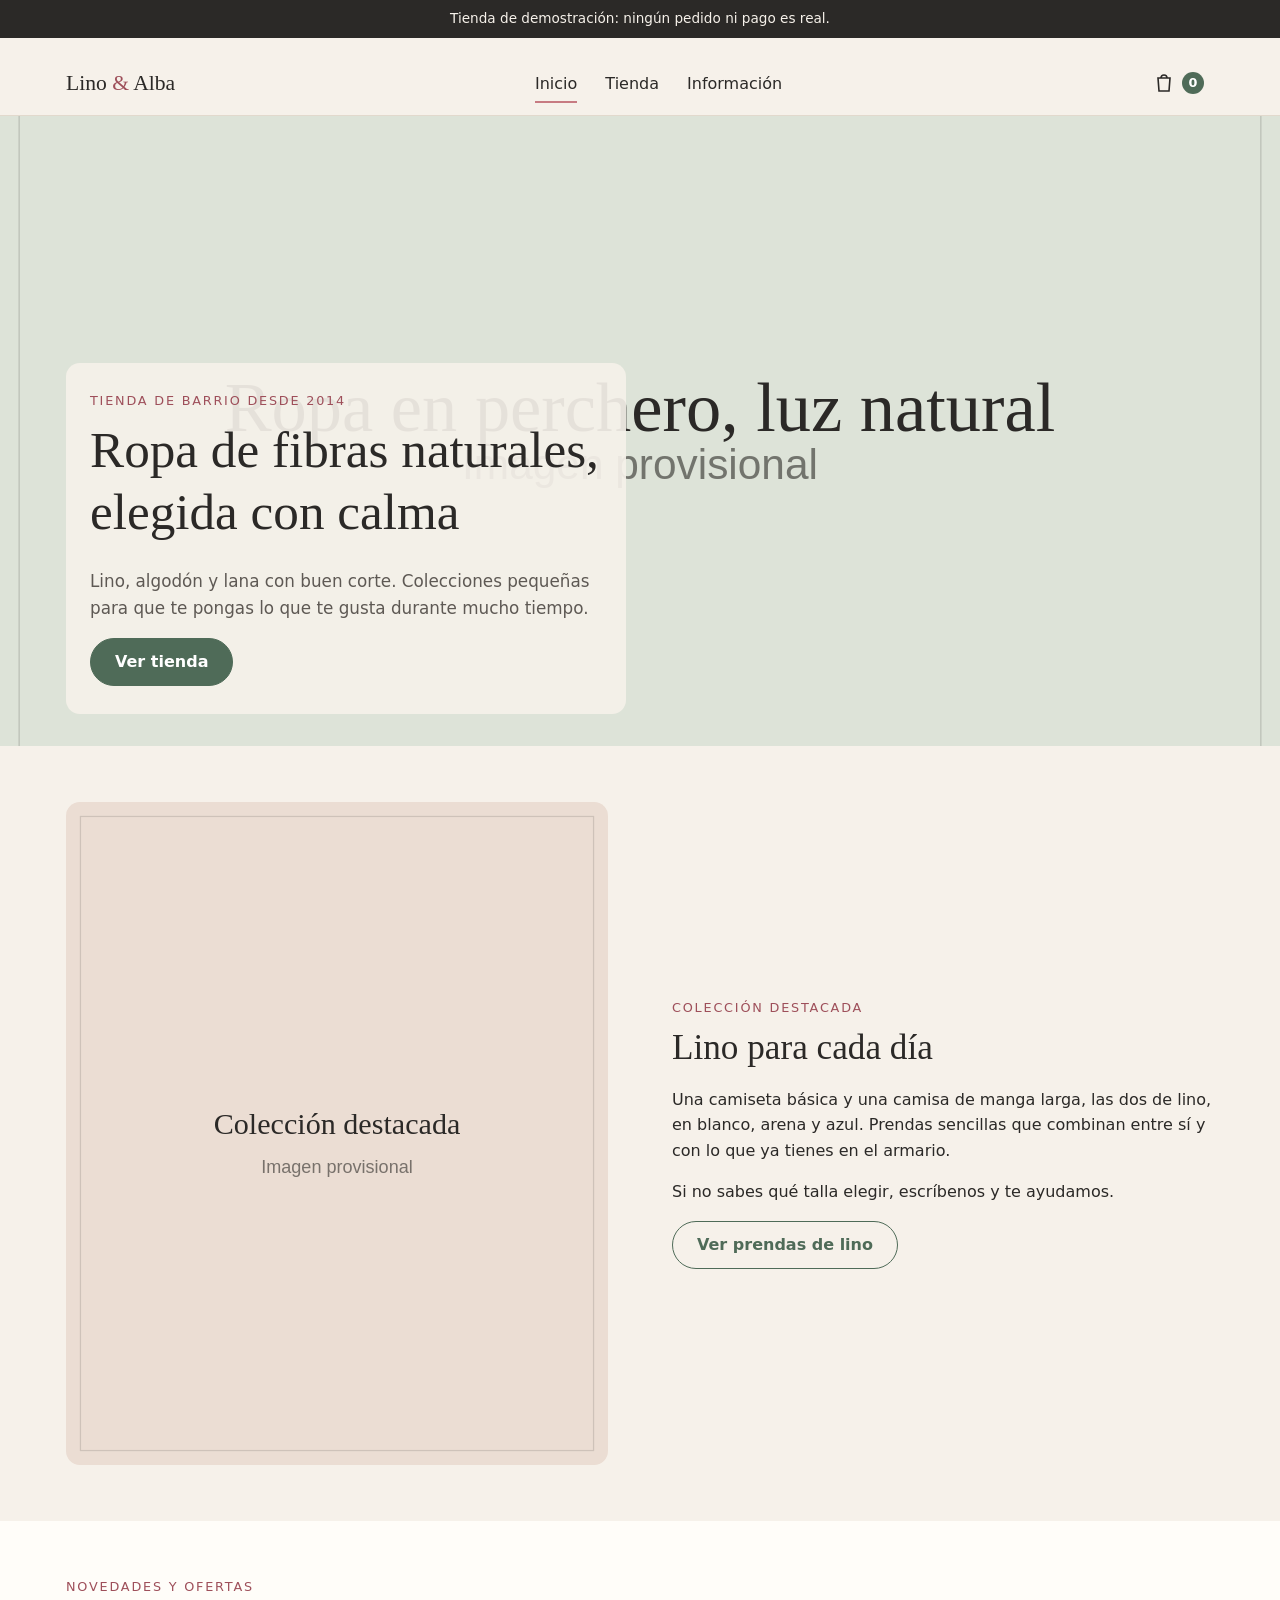
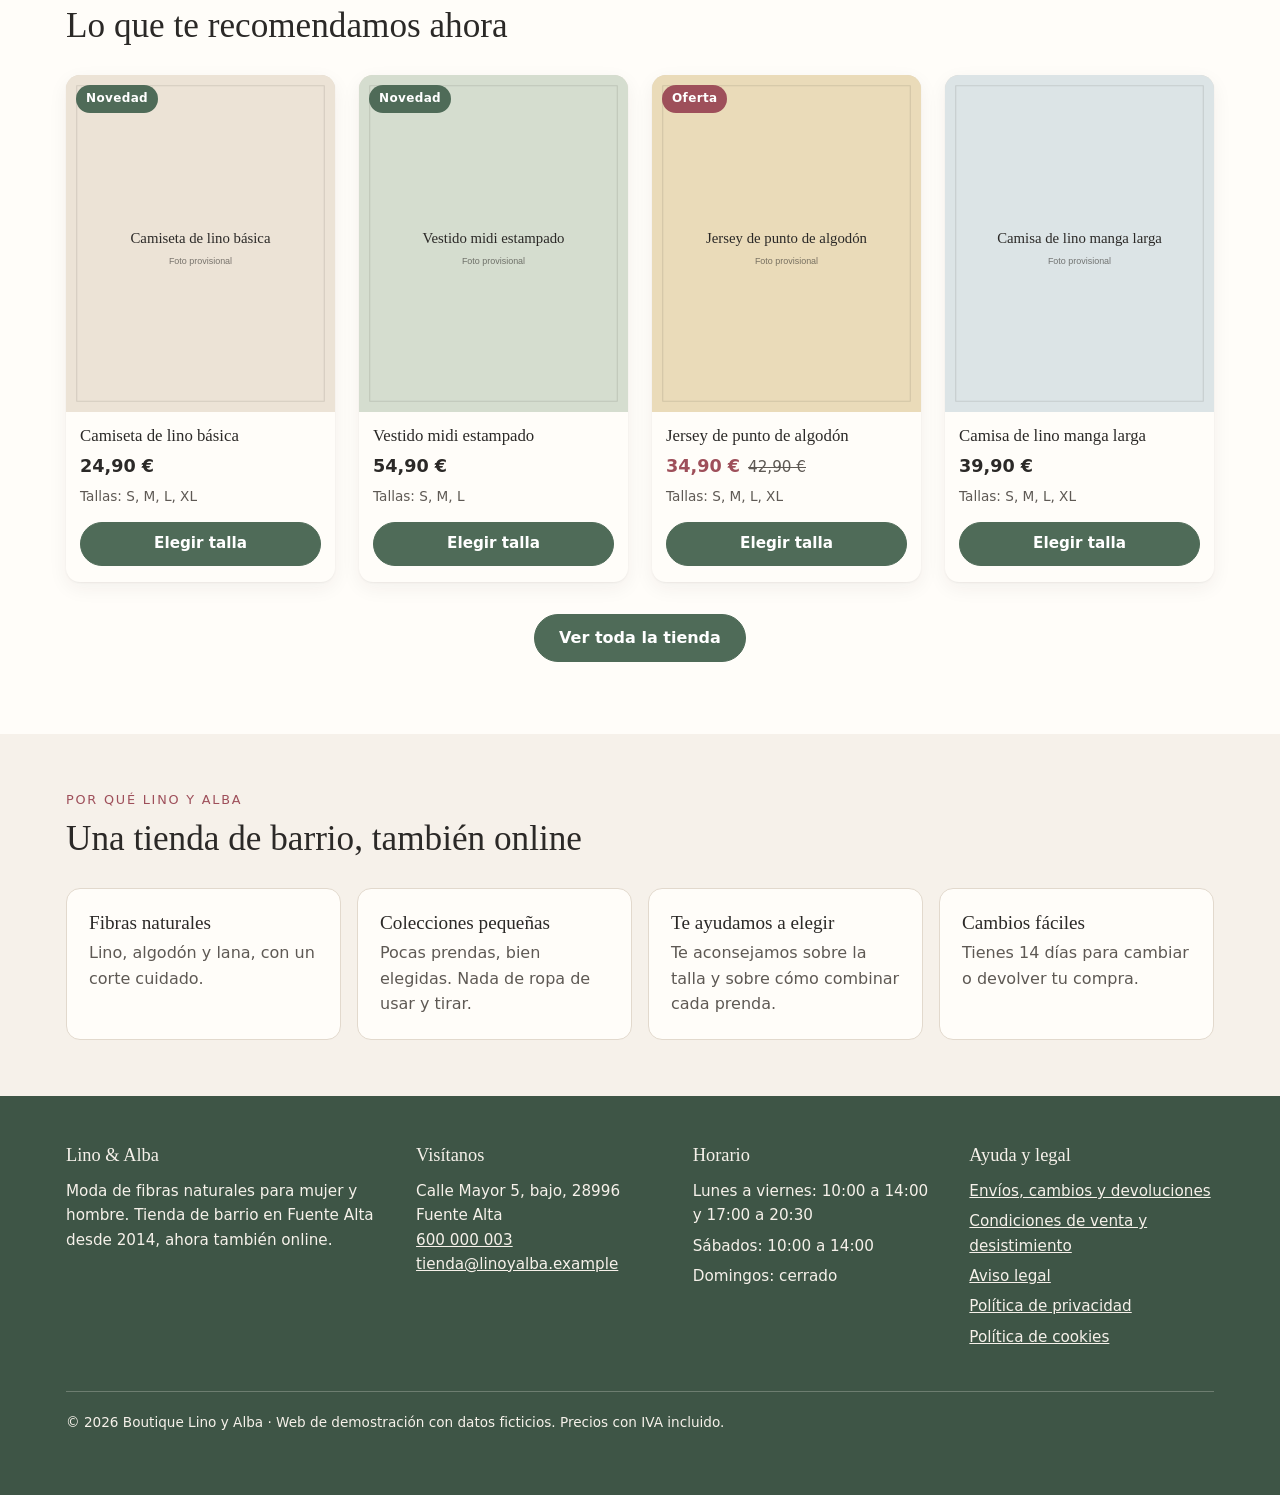
<file: index.html>
<!DOCTYPE html>
<html lang="es">
<head>
  <meta charset="UTF-8">
  <meta name="viewport" content="width=device-width, initial-scale=1">
  <title>Boutique Lino y Alba · Moda de fibras naturales en Fuente Alta</title>
  <meta name="description" content="Ropa de lino, algodón y lana para mujer y hombre. Colecciones pequeñas, asesoramiento personal y 14 días para cambios. Tienda de barrio, ahora también online.">
  <meta name="theme-color" content="#F6F1EA">
  <link rel="icon" href="img/favicon.svg" type="image/svg+xml">
  <link rel="stylesheet" href="css/style.css">
  <script type="module" src="js/inicio.js"></script>
</head>
<body data-pagina="inicio">
  <header id="cabecera"></header>

  <main id="contenido">
    <section class="portada" aria-labelledby="titulo-portada">
      <img class="portada__imagen" src="img/portada.svg" alt="Ropa de tonos naturales colgada en un perchero con luz natural" width="1600" height="1000" fetchpriority="high">
      <div class="contenedor">
        <div class="portada__texto">
          <span class="antetitulo">Tienda de barrio desde 2014</span>
          <h1 id="titulo-portada">Ropa de fibras naturales, elegida con calma</h1>
          <p>Lino, algodón y lana con buen corte. Colecciones pequeñas para que te pongas lo que te gusta durante mucho tiempo.</p>
          <a class="boton" href="tienda.html">Ver tienda</a>
        </div>
      </div>
    </section>

    <section class="seccion" aria-labelledby="titulo-coleccion">
      <div class="contenedor coleccion">
        <img src="img/coleccion.svg" alt="Prendas de lino en tonos claros" width="900" height="1100" loading="lazy" decoding="async">
        <div>
          <span class="antetitulo">Colección destacada</span>
          <h2 id="titulo-coleccion">Lino para cada día</h2>
          <p>Una camiseta básica y una camisa de manga larga, las dos de lino, en blanco, arena y azul. Prendas sencillas que combinan entre sí y con lo que ya tienes en el armario.</p>
          <p>Si no sabes qué talla elegir, escríbenos y te ayudamos.</p>
          <a class="boton boton--secundario" href="tienda.html?q=lino">Ver prendas de lino</a>
        </div>
      </div>
    </section>

    <section class="seccion seccion--clara" aria-labelledby="titulo-destacados">
      <div class="contenedor">
        <div class="seccion__cabecera">
          <span class="antetitulo">Novedades y ofertas</span>
          <h2 id="titulo-destacados">Lo que te recomendamos ahora</h2>
        </div>
        <ul class="rejilla rejilla--4" id="destacados"></ul>
        <p class="centrado"><a class="boton" href="tienda.html">Ver toda la tienda</a></p>
      </div>
    </section>

    <section class="seccion" aria-labelledby="titulo-valores">
      <div class="contenedor">
        <div class="seccion__cabecera">
          <span class="antetitulo">Por qué Lino y Alba</span>
          <h2 id="titulo-valores">Una tienda de barrio, también online</h2>
        </div>
        <ul class="valores">
          <li>
            <h3>Fibras naturales</h3>
            <p>Lino, algodón y lana, con un corte cuidado.</p>
          </li>
          <li>
            <h3>Colecciones pequeñas</h3>
            <p>Pocas prendas, bien elegidas. Nada de ropa de usar y tirar.</p>
          </li>
          <li>
            <h3>Te ayudamos a elegir</h3>
            <p>Te aconsejamos sobre la talla y sobre cómo combinar cada prenda.</p>
          </li>
          <li>
            <h3>Cambios fáciles</h3>
            <p>Tienes 14 días para cambiar o devolver tu compra.</p>
          </li>
        </ul>
      </div>
    </section>
  </main>

  <footer class="pie" id="pie"></footer>
</body>
</html>
</file>
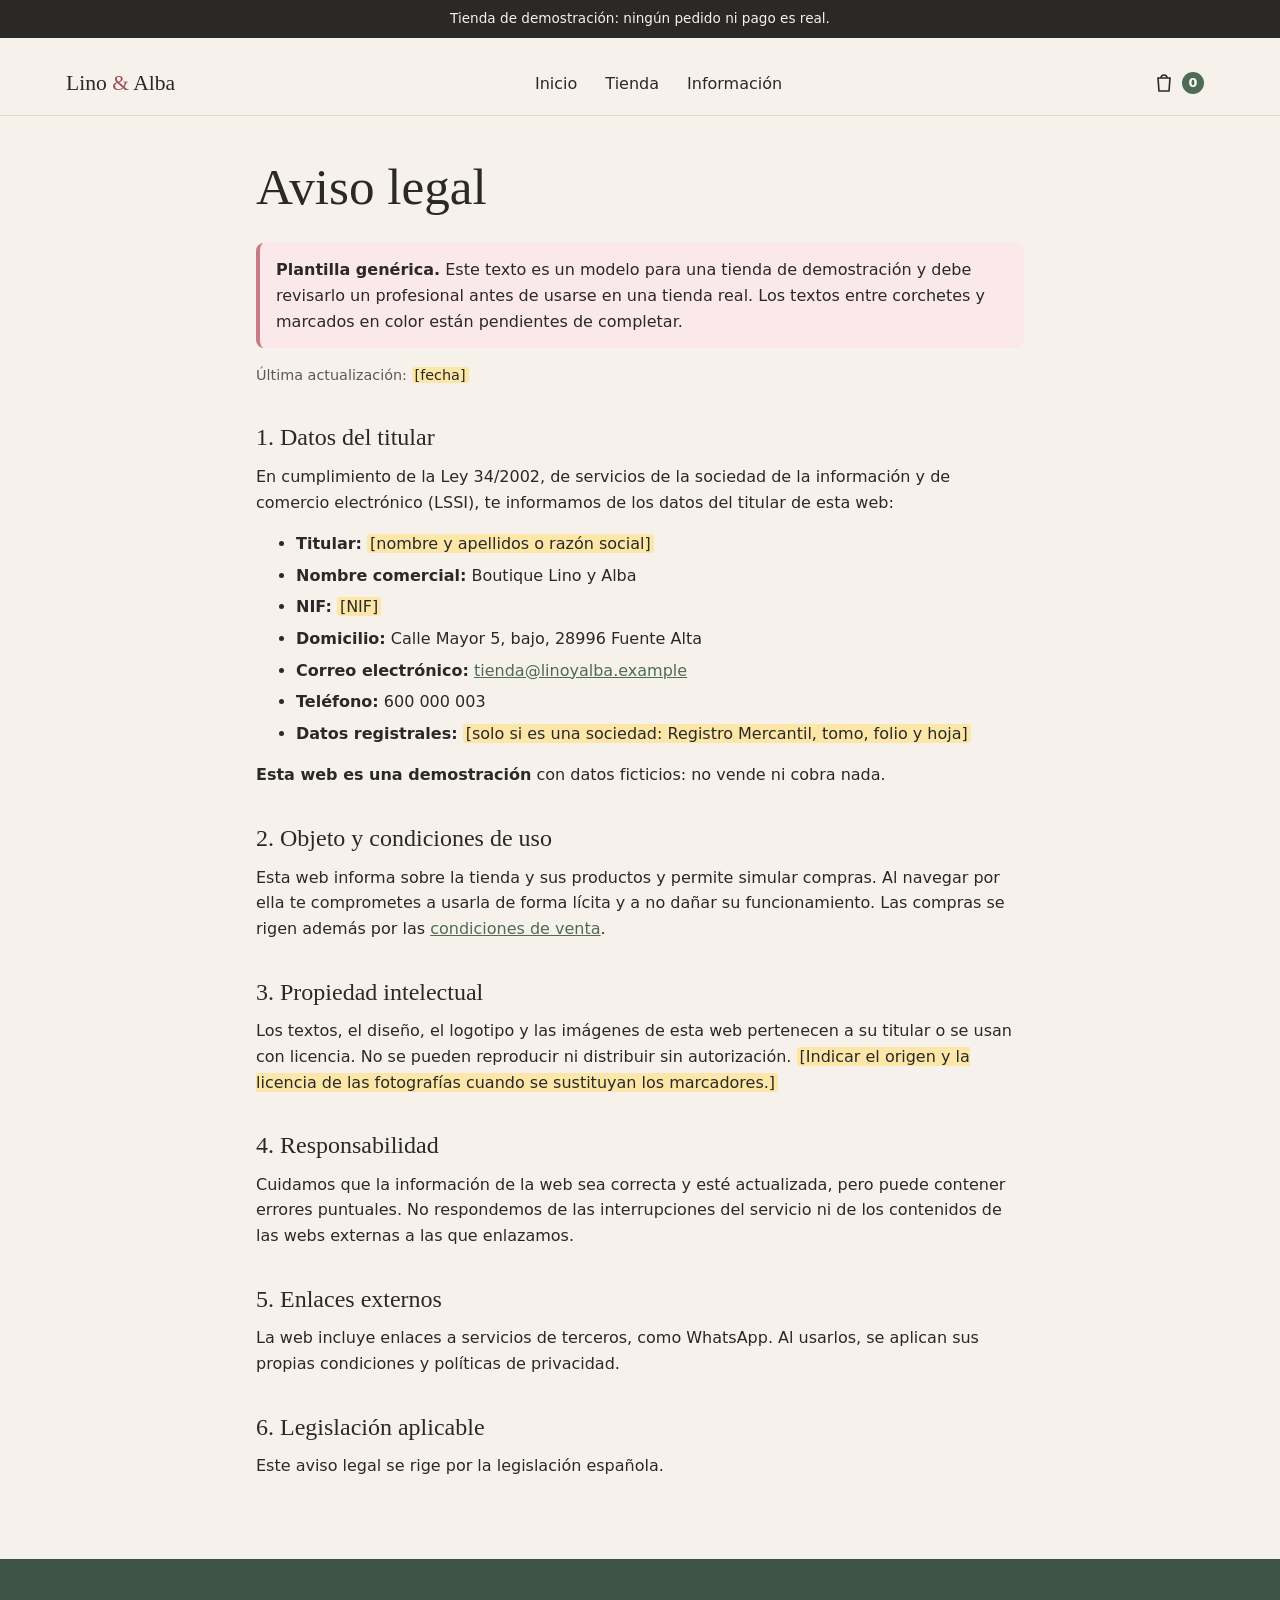
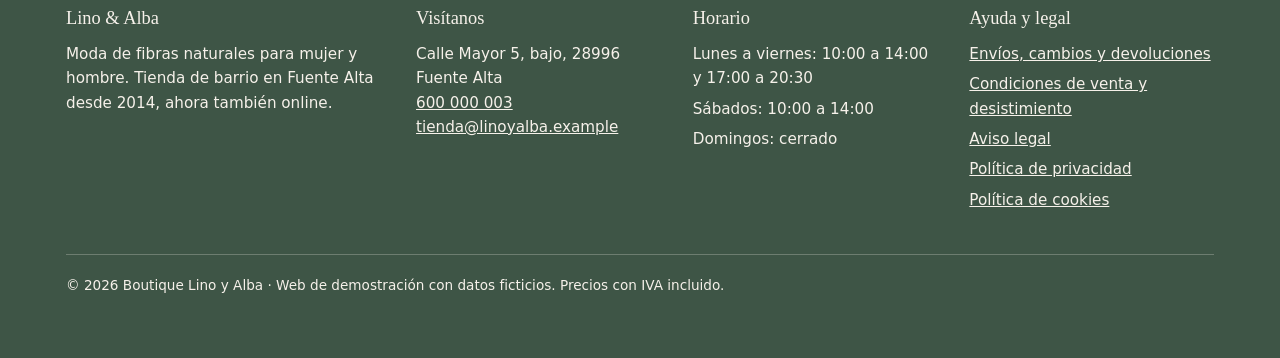
<file: aviso-legal.html>
<!DOCTYPE html>
<html lang="es">
<head>
  <meta charset="UTF-8">
  <meta name="viewport" content="width=device-width, initial-scale=1">
  <title>Aviso legal · Boutique Lino y Alba</title>
  <meta name="description" content="Aviso legal de la web de Boutique Lino y Alba: datos del titular, condiciones de uso, propiedad intelectual y legislación aplicable.">
  <meta name="theme-color" content="#F6F1EA">
  <link rel="icon" href="img/favicon.svg" type="image/svg+xml">
  <link rel="stylesheet" href="css/style.css">
  <script type="module" src="js/layout.js"></script>
</head>
<body data-pagina="legal">
  <header id="cabecera"></header>

  <main id="contenido" class="contenedor texto-legal">
    <h1>Aviso legal</h1>
    <p class="aviso-plantilla"><strong>Plantilla genérica.</strong> Este texto es un modelo para una tienda de demostración y debe revisarlo un profesional antes de usarse en una tienda real. Los textos entre corchetes y marcados en color están pendientes de completar.</p>
    <p class="actualizado">Última actualización: <mark class="pendiente">[fecha]</mark></p>

    <section>
      <h2>1. Datos del titular</h2>
      <p>En cumplimiento de la Ley 34/2002, de servicios de la sociedad de la información y de comercio electrónico (LSSI), te informamos de los datos del titular de esta web:</p>
      <ul>
        <li><strong>Titular:</strong> <mark class="pendiente">[nombre y apellidos o razón social]</mark></li>
        <li><strong>Nombre comercial:</strong> Boutique Lino y Alba</li>
        <li><strong>NIF:</strong> <mark class="pendiente">[NIF]</mark></li>
        <li><strong>Domicilio:</strong> <span data-dato="direccion">Calle Mayor 5, bajo, 28996 Fuente Alta</span></li>
        <li><strong>Correo electrónico:</strong> <a href="mailto:tienda@linoyalba.example" data-dato="correo">tienda@linoyalba.example</a></li>
        <li><strong>Teléfono:</strong> <span data-dato="telefono">600 000 003</span></li>
        <li><strong>Datos registrales:</strong> <mark class="pendiente">[solo si es una sociedad: Registro Mercantil, tomo, folio y hoja]</mark></li>
      </ul>
      <p><strong>Esta web es una demostración</strong> con datos ficticios: no vende ni cobra nada.</p>
    </section>

    <section>
      <h2>2. Objeto y condiciones de uso</h2>
      <p>Esta web informa sobre la tienda y sus productos y permite simular compras. Al navegar por ella te comprometes a usarla de forma lícita y a no dañar su funcionamiento. Las compras se rigen además por las <a href="condiciones-venta.html">condiciones de venta</a>.</p>
    </section>

    <section>
      <h2>3. Propiedad intelectual</h2>
      <p>Los textos, el diseño, el logotipo y las imágenes de esta web pertenecen a su titular o se usan con licencia. No se pueden reproducir ni distribuir sin autorización. <mark class="pendiente">[Indicar el origen y la licencia de las fotografías cuando se sustituyan los marcadores.]</mark></p>
    </section>

    <section>
      <h2>4. Responsabilidad</h2>
      <p>Cuidamos que la información de la web sea correcta y esté actualizada, pero puede contener errores puntuales. No respondemos de las interrupciones del servicio ni de los contenidos de las webs externas a las que enlazamos.</p>
    </section>

    <section>
      <h2>5. Enlaces externos</h2>
      <p>La web incluye enlaces a servicios de terceros, como WhatsApp. Al usarlos, se aplican sus propias condiciones y políticas de privacidad.</p>
    </section>

    <section>
      <h2>6. Legislación aplicable</h2>
      <p>Este aviso legal se rige por la legislación española.</p>
    </section>
  </main>

  <footer class="pie" id="pie"></footer>
</body>
</html>
</file>
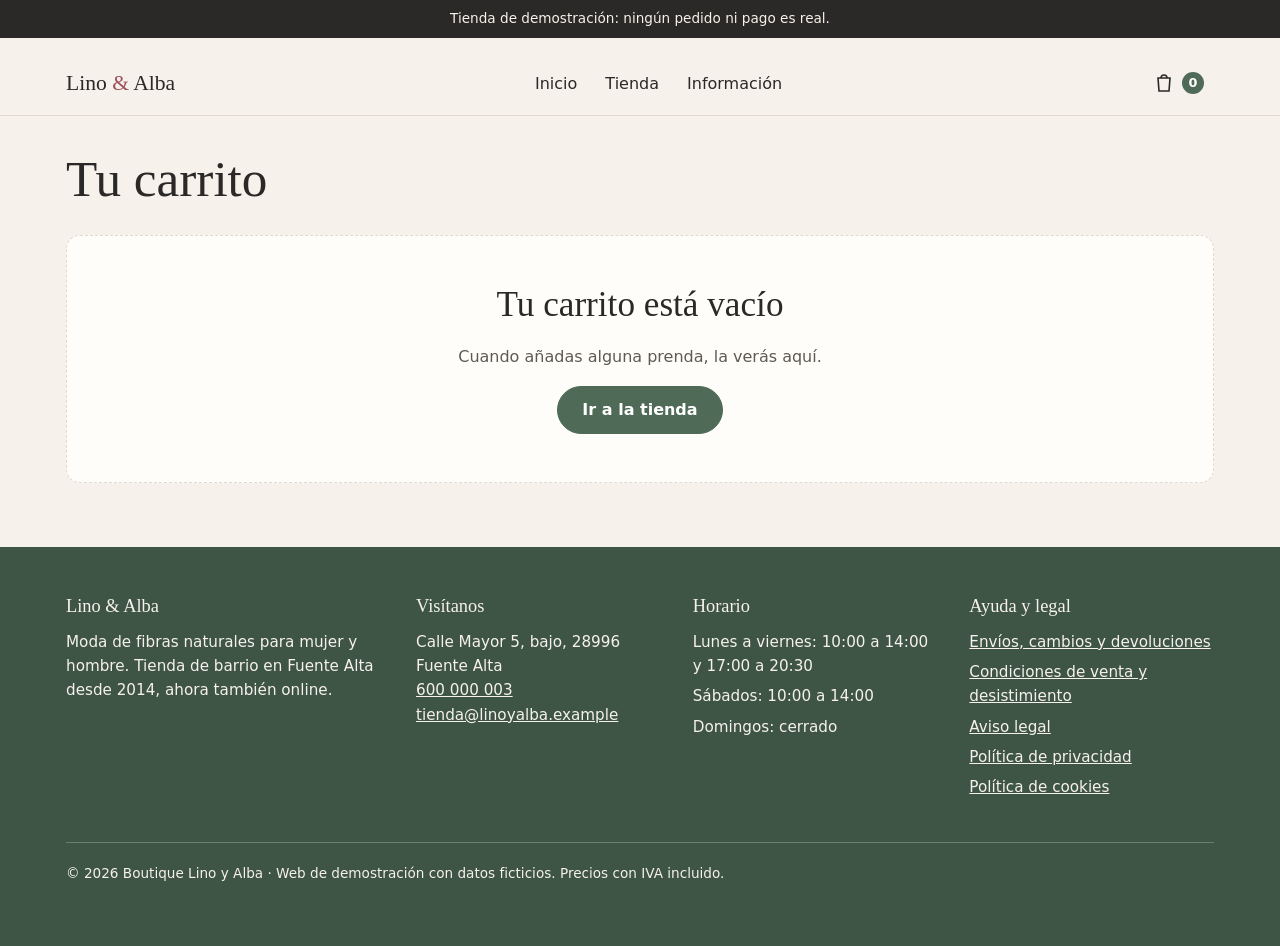
<file: carrito.html>
<!DOCTYPE html>
<html lang="es">
<head>
  <meta charset="UTF-8">
  <meta name="viewport" content="width=device-width, initial-scale=1">
  <title>Tu carrito · Boutique Lino y Alba</title>
  <meta name="description" content="Revisa las prendas de tu carrito en Boutique Lino y Alba: cambia cantidades, quita productos y elige envío a domicilio o recogida en tienda.">
  <meta name="robots" content="noindex, follow">
  <meta name="theme-color" content="#F6F1EA">
  <link rel="icon" href="img/favicon.svg" type="image/svg+xml">
  <link rel="stylesheet" href="css/style.css">
  <script type="module" src="js/pagina-carrito.js"></script>
</head>
<body data-pagina="carrito">
  <header id="cabecera"></header>

  <main id="contenido" class="contenedor pagina-carrito">
    <h1 id="titulo-carrito" tabindex="-1">Tu carrito</h1>
    <p class="solo-lectores" id="estado-carrito" role="status"></p>

    <div id="carrito-contenido">
      <p>Cargando tu carrito…</p>
    </div>
  </main>

  <footer class="pie" id="pie"></footer>
</body>
</html>
</file>
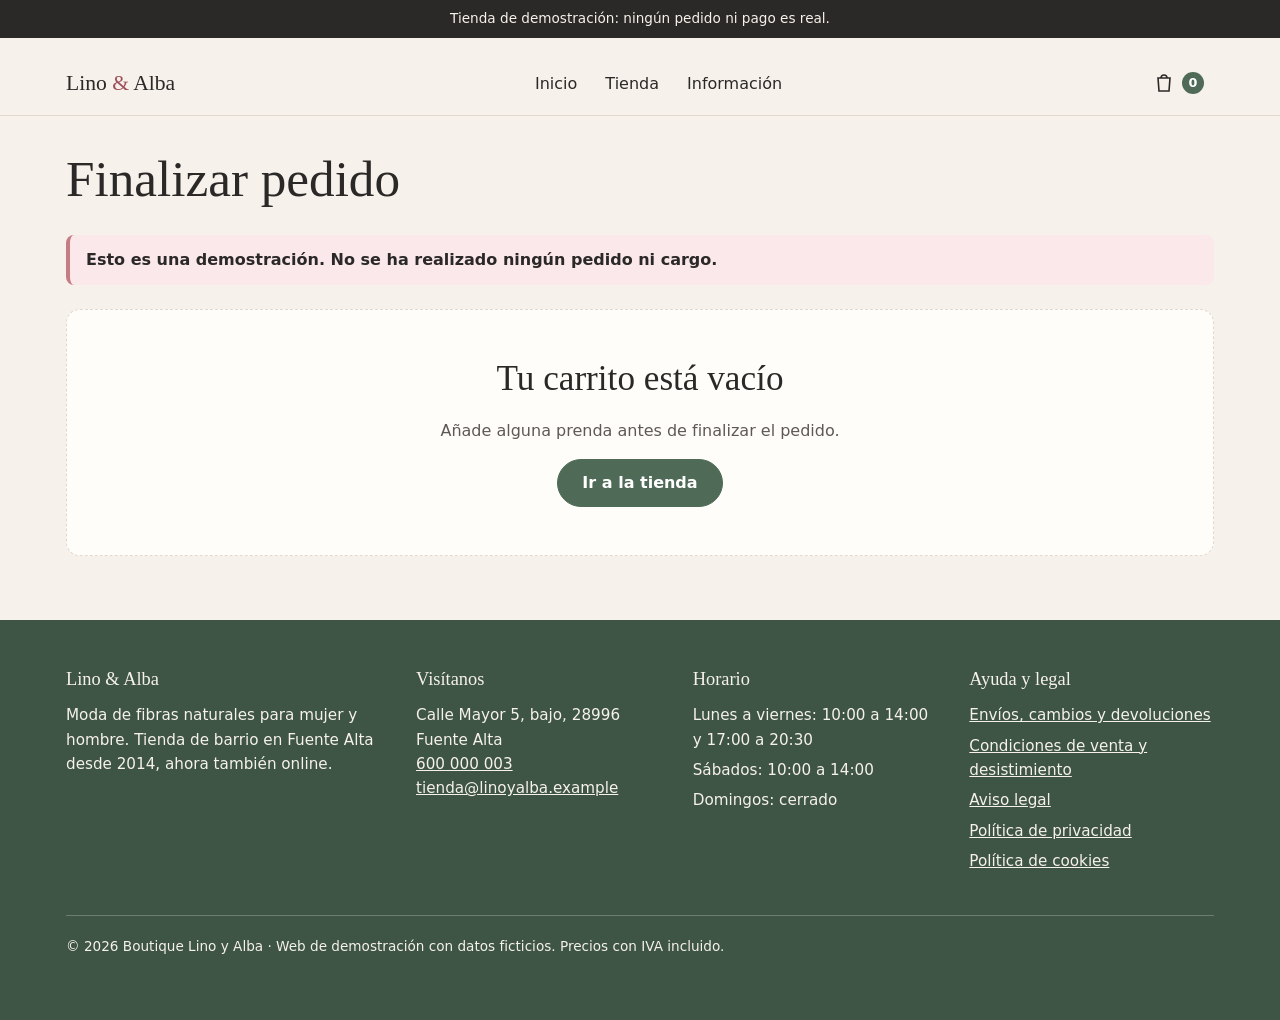
<file: checkout.html>
<!DOCTYPE html>
<html lang="es">
<head>
  <meta charset="UTF-8">
  <meta name="viewport" content="width=device-width, initial-scale=1">
  <title>Finalizar pedido · Boutique Lino y Alba</title>
  <meta name="description" content="Finaliza tu pedido en Boutique Lino y Alba: datos de contacto, envío a domicilio o recogida en tienda y método de pago. Tienda de demostración.">
  <meta name="robots" content="noindex, follow">
  <meta name="theme-color" content="#F6F1EA">
  <link rel="icon" href="img/favicon.svg" type="image/svg+xml">
  <link rel="stylesheet" href="css/style.css">
  <script type="module" src="js/checkout.js"></script>
</head>
<body data-pagina="checkout">
  <header id="cabecera"></header>

  <main id="contenido" class="contenedor pagina-carrito">
    <h1 id="titulo-checkout" tabindex="-1">Finalizar pedido</h1>
    <p class="aviso-permanente" role="note"><strong>Esto es una demostración. No se ha realizado ningún pedido ni cargo.</strong></p>

    <div id="checkout-contenido">
      <p>Cargando…</p>
    </div>
  </main>

  <footer class="pie" id="pie"></footer>
</body>
</html>
</file>
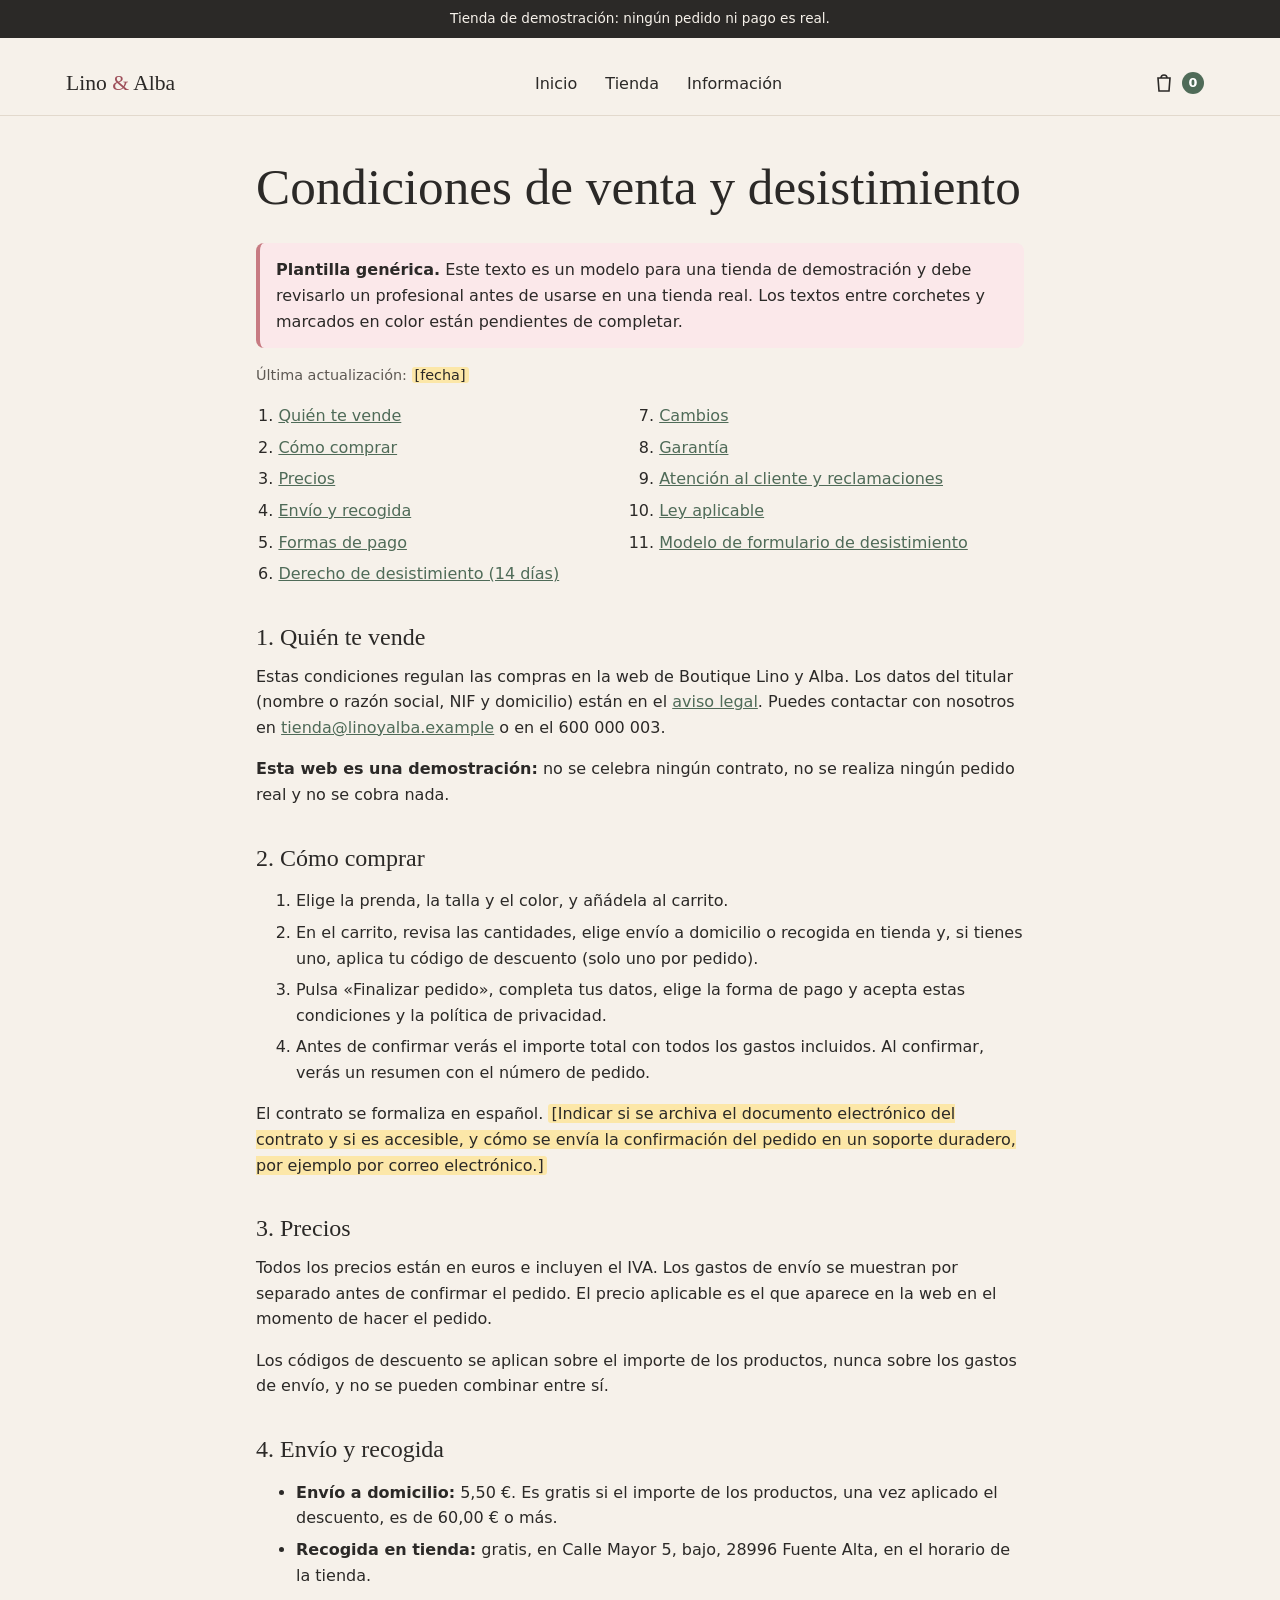
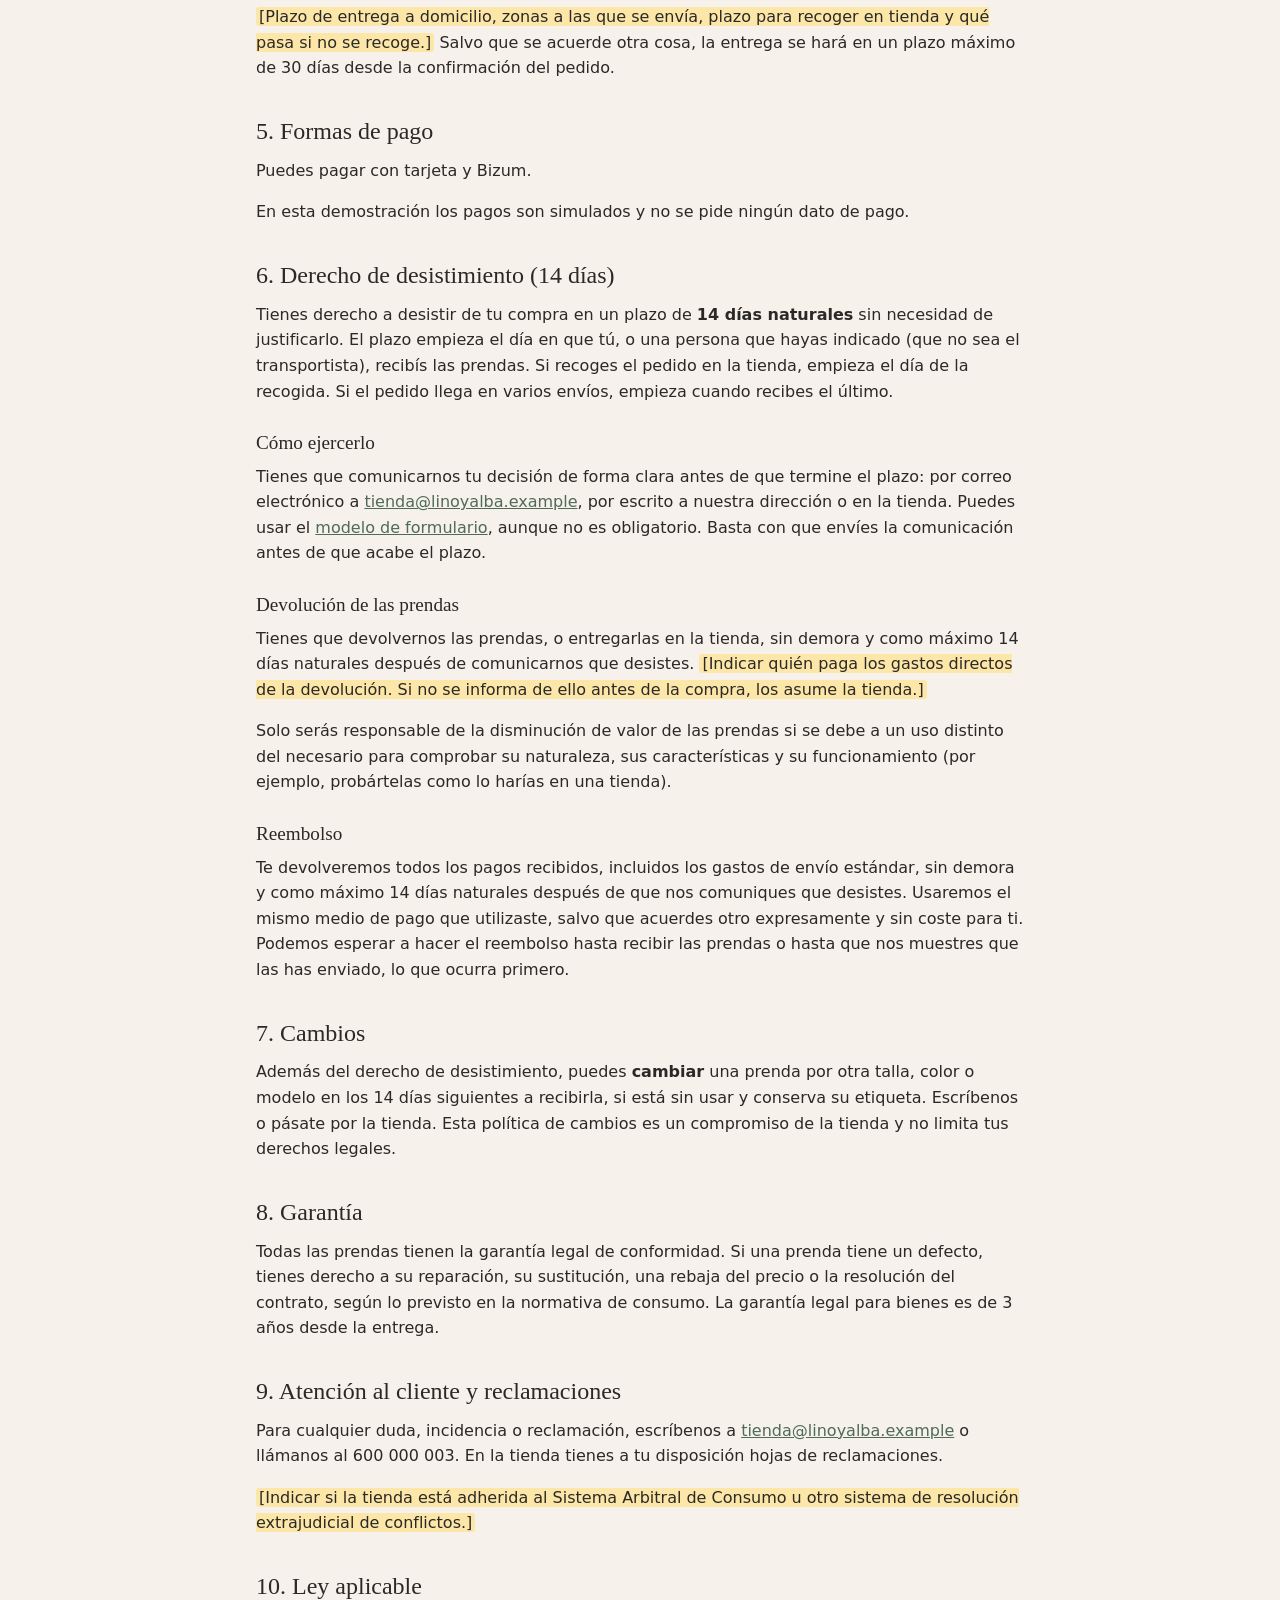
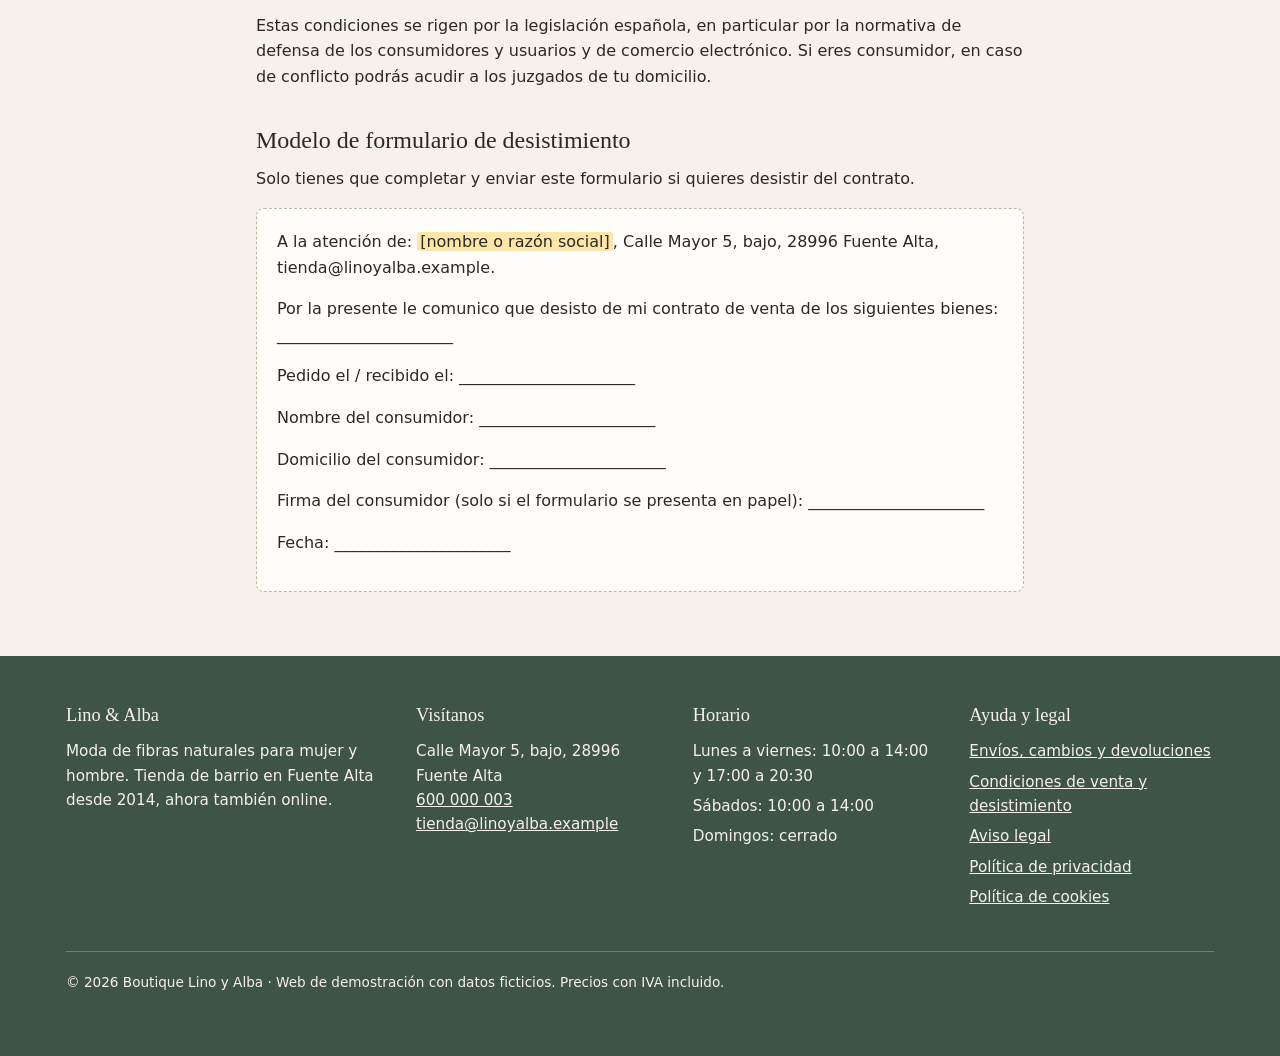
<file: condiciones-venta.html>
<!DOCTYPE html>
<html lang="es">
<head>
  <meta charset="UTF-8">
  <meta name="viewport" content="width=device-width, initial-scale=1">
  <title>Condiciones de venta y desistimiento · Boutique Lino y Alba</title>
  <meta name="description" content="Condiciones de venta de Boutique Lino y Alba: precios con IVA, envío y recogida, formas de pago, derecho de desistimiento de 14 días y garantía.">
  <meta name="theme-color" content="#F6F1EA">
  <link rel="icon" href="img/favicon.svg" type="image/svg+xml">
  <link rel="stylesheet" href="css/style.css">
  <script type="module" src="js/layout.js"></script>
</head>
<body data-pagina="legal">
  <header id="cabecera"></header>

  <main id="contenido" class="contenedor texto-legal">
    <h1>Condiciones de venta y desistimiento</h1>
    <p class="aviso-plantilla"><strong>Plantilla genérica.</strong> Este texto es un modelo para una tienda de demostración y debe revisarlo un profesional antes de usarse en una tienda real. Los textos entre corchetes y marcados en color están pendientes de completar.</p>
    <p class="actualizado">Última actualización: <mark class="pendiente">[fecha]</mark></p>

    <nav aria-label="Apartados">
      <ol class="indice-legal">
        <li><a href="#vendedor">Quién te vende</a></li>
        <li><a href="#compra">Cómo comprar</a></li>
        <li><a href="#precios">Precios</a></li>
        <li><a href="#entrega">Envío y recogida</a></li>
        <li><a href="#pago">Formas de pago</a></li>
        <li><a href="#desistimiento">Derecho de desistimiento (14 días)</a></li>
        <li><a href="#cambios">Cambios</a></li>
        <li><a href="#garantia">Garantía</a></li>
        <li><a href="#reclamaciones">Atención al cliente y reclamaciones</a></li>
        <li><a href="#ley">Ley aplicable</a></li>
        <li><a href="#formulario">Modelo de formulario de desistimiento</a></li>
      </ol>
    </nav>

    <section id="vendedor">
      <h2>1. Quién te vende</h2>
      <p>Estas condiciones regulan las compras en la web de Boutique Lino y Alba. Los datos del titular (nombre o razón social, NIF y domicilio) están en el <a href="aviso-legal.html">aviso legal</a>. Puedes contactar con nosotros en <a href="mailto:tienda@linoyalba.example" data-dato="correo">tienda@linoyalba.example</a> o en el <span data-dato="telefono">600 000 003</span>.</p>
      <p><strong>Esta web es una demostración:</strong> no se celebra ningún contrato, no se realiza ningún pedido real y no se cobra nada.</p>
    </section>

    <section id="compra">
      <h2>2. Cómo comprar</h2>
      <ol>
        <li>Elige la prenda, la talla y el color, y añádela al carrito.</li>
        <li>En el carrito, revisa las cantidades, elige envío a domicilio o recogida en tienda y, si tienes uno, aplica tu código de descuento (solo uno por pedido).</li>
        <li>Pulsa «Finalizar pedido», completa tus datos, elige la forma de pago y acepta estas condiciones y la política de privacidad.</li>
        <li>Antes de confirmar verás el importe total con todos los gastos incluidos. Al confirmar, verás un resumen con el número de pedido.</li>
      </ol>
      <p>El contrato se formaliza en español. <mark class="pendiente">[Indicar si se archiva el documento electrónico del contrato y si es accesible, y cómo se envía la confirmación del pedido en un soporte duradero, por ejemplo por correo electrónico.]</mark></p>
    </section>

    <section id="precios">
      <h2>3. Precios</h2>
      <p>Todos los precios están en euros e incluyen el IVA. Los gastos de envío se muestran por separado antes de confirmar el pedido. El precio aplicable es el que aparece en la web en el momento de hacer el pedido.</p>
      <p>Los códigos de descuento se aplican sobre el importe de los productos, nunca sobre los gastos de envío, y no se pueden combinar entre sí.</p>
    </section>

    <section id="entrega">
      <h2>4. Envío y recogida</h2>
      <ul>
        <li><strong>Envío a domicilio:</strong> <span data-dato="envio-coste">5,50 €</span>. Es gratis si el importe de los productos, una vez aplicado el descuento, es de <span data-dato="envio-umbral">60,00 €</span> o más.</li>
        <li><strong>Recogida en tienda:</strong> gratis, en <span data-dato="direccion">Calle Mayor 5, bajo, 28996 Fuente Alta</span>, en el horario de la tienda.</li>
      </ul>
      <p><mark class="pendiente">[Plazo de entrega a domicilio, zonas a las que se envía, plazo para recoger en tienda y qué pasa si no se recoge.]</mark> Salvo que se acuerde otra cosa, la entrega se hará en un plazo máximo de 30 días desde la confirmación del pedido.</p>
    </section>

    <section id="pago">
      <h2>5. Formas de pago</h2>
      <p>Puedes pagar con <span data-dato="metodos-pago">tarjeta y Bizum</span>.</p>
      <p>En esta demostración los pagos son simulados y no se pide ningún dato de pago.</p>
    </section>

    <section id="desistimiento">
      <h2>6. Derecho de desistimiento (14 días)</h2>
      <p>Tienes derecho a desistir de tu compra en un plazo de <strong>14 días naturales</strong> sin necesidad de justificarlo. El plazo empieza el día en que tú, o una persona que hayas indicado (que no sea el transportista), recibís las prendas. Si recoges el pedido en la tienda, empieza el día de la recogida. Si el pedido llega en varios envíos, empieza cuando recibes el último.</p>

      <h3>Cómo ejercerlo</h3>
      <p>Tienes que comunicarnos tu decisión de forma clara antes de que termine el plazo: por correo electrónico a <a href="mailto:tienda@linoyalba.example" data-dato="correo">tienda@linoyalba.example</a>, por escrito a nuestra dirección o en la tienda. Puedes usar el <a href="#formulario">modelo de formulario</a>, aunque no es obligatorio. Basta con que envíes la comunicación antes de que acabe el plazo.</p>

      <h3>Devolución de las prendas</h3>
      <p>Tienes que devolvernos las prendas, o entregarlas en la tienda, sin demora y como máximo 14 días naturales después de comunicarnos que desistes. <mark class="pendiente">[Indicar quién paga los gastos directos de la devolución. Si no se informa de ello antes de la compra, los asume la tienda.]</mark></p>
      <p>Solo serás responsable de la disminución de valor de las prendas si se debe a un uso distinto del necesario para comprobar su naturaleza, sus características y su funcionamiento (por ejemplo, probártelas como lo harías en una tienda).</p>

      <h3>Reembolso</h3>
      <p>Te devolveremos todos los pagos recibidos, incluidos los gastos de envío estándar, sin demora y como máximo 14 días naturales después de que nos comuniques que desistes. Usaremos el mismo medio de pago que utilizaste, salvo que acuerdes otro expresamente y sin coste para ti. Podemos esperar a hacer el reembolso hasta recibir las prendas o hasta que nos muestres que las has enviado, lo que ocurra primero.</p>
    </section>

    <section id="cambios">
      <h2>7. Cambios</h2>
      <p>Además del derecho de desistimiento, puedes <strong>cambiar</strong> una prenda por otra talla, color o modelo en los 14 días siguientes a recibirla, si está sin usar y conserva su etiqueta. Escríbenos o pásate por la tienda. Esta política de cambios es un compromiso de la tienda y no limita tus derechos legales.</p>
    </section>

    <section id="garantia">
      <h2>8. Garantía</h2>
      <p>Todas las prendas tienen la garantía legal de conformidad. Si una prenda tiene un defecto, tienes derecho a su reparación, su sustitución, una rebaja del precio o la resolución del contrato, según lo previsto en la normativa de consumo. La garantía legal para bienes es de 3 años desde la entrega.</p>
    </section>

    <section id="reclamaciones">
      <h2>9. Atención al cliente y reclamaciones</h2>
      <p>Para cualquier duda, incidencia o reclamación, escríbenos a <a href="mailto:tienda@linoyalba.example" data-dato="correo">tienda@linoyalba.example</a> o llámanos al <span data-dato="telefono">600 000 003</span>. En la tienda tienes a tu disposición hojas de reclamaciones.</p>
      <p><mark class="pendiente">[Indicar si la tienda está adherida al Sistema Arbitral de Consumo u otro sistema de resolución extrajudicial de conflictos.]</mark></p>
    </section>

    <section id="ley">
      <h2>10. Ley aplicable</h2>
      <p>Estas condiciones se rigen por la legislación española, en particular por la normativa de defensa de los consumidores y usuarios y de comercio electrónico. Si eres consumidor, en caso de conflicto podrás acudir a los juzgados de tu domicilio.</p>
    </section>

    <section id="formulario">
      <h2>Modelo de formulario de desistimiento</h2>
      <p>Solo tienes que completar y enviar este formulario si quieres desistir del contrato.</p>
      <div class="formulario-modelo">
        <p>A la atención de: <mark class="pendiente">[nombre o razón social]</mark>, <span data-dato="direccion">Calle Mayor 5, bajo, 28996 Fuente Alta</span>, <span data-dato="correo">tienda@linoyalba.example</span>.</p>
        <p>Por la presente le comunico que desisto de mi contrato de venta de los siguientes bienes: ______________________</p>
        <p>Pedido el / recibido el: ______________________</p>
        <p>Nombre del consumidor: ______________________</p>
        <p>Domicilio del consumidor: ______________________</p>
        <p>Firma del consumidor (solo si el formulario se presenta en papel): ______________________</p>
        <p>Fecha: ______________________</p>
      </div>
    </section>
  </main>

  <footer class="pie" id="pie"></footer>
</body>
</html>
</file>
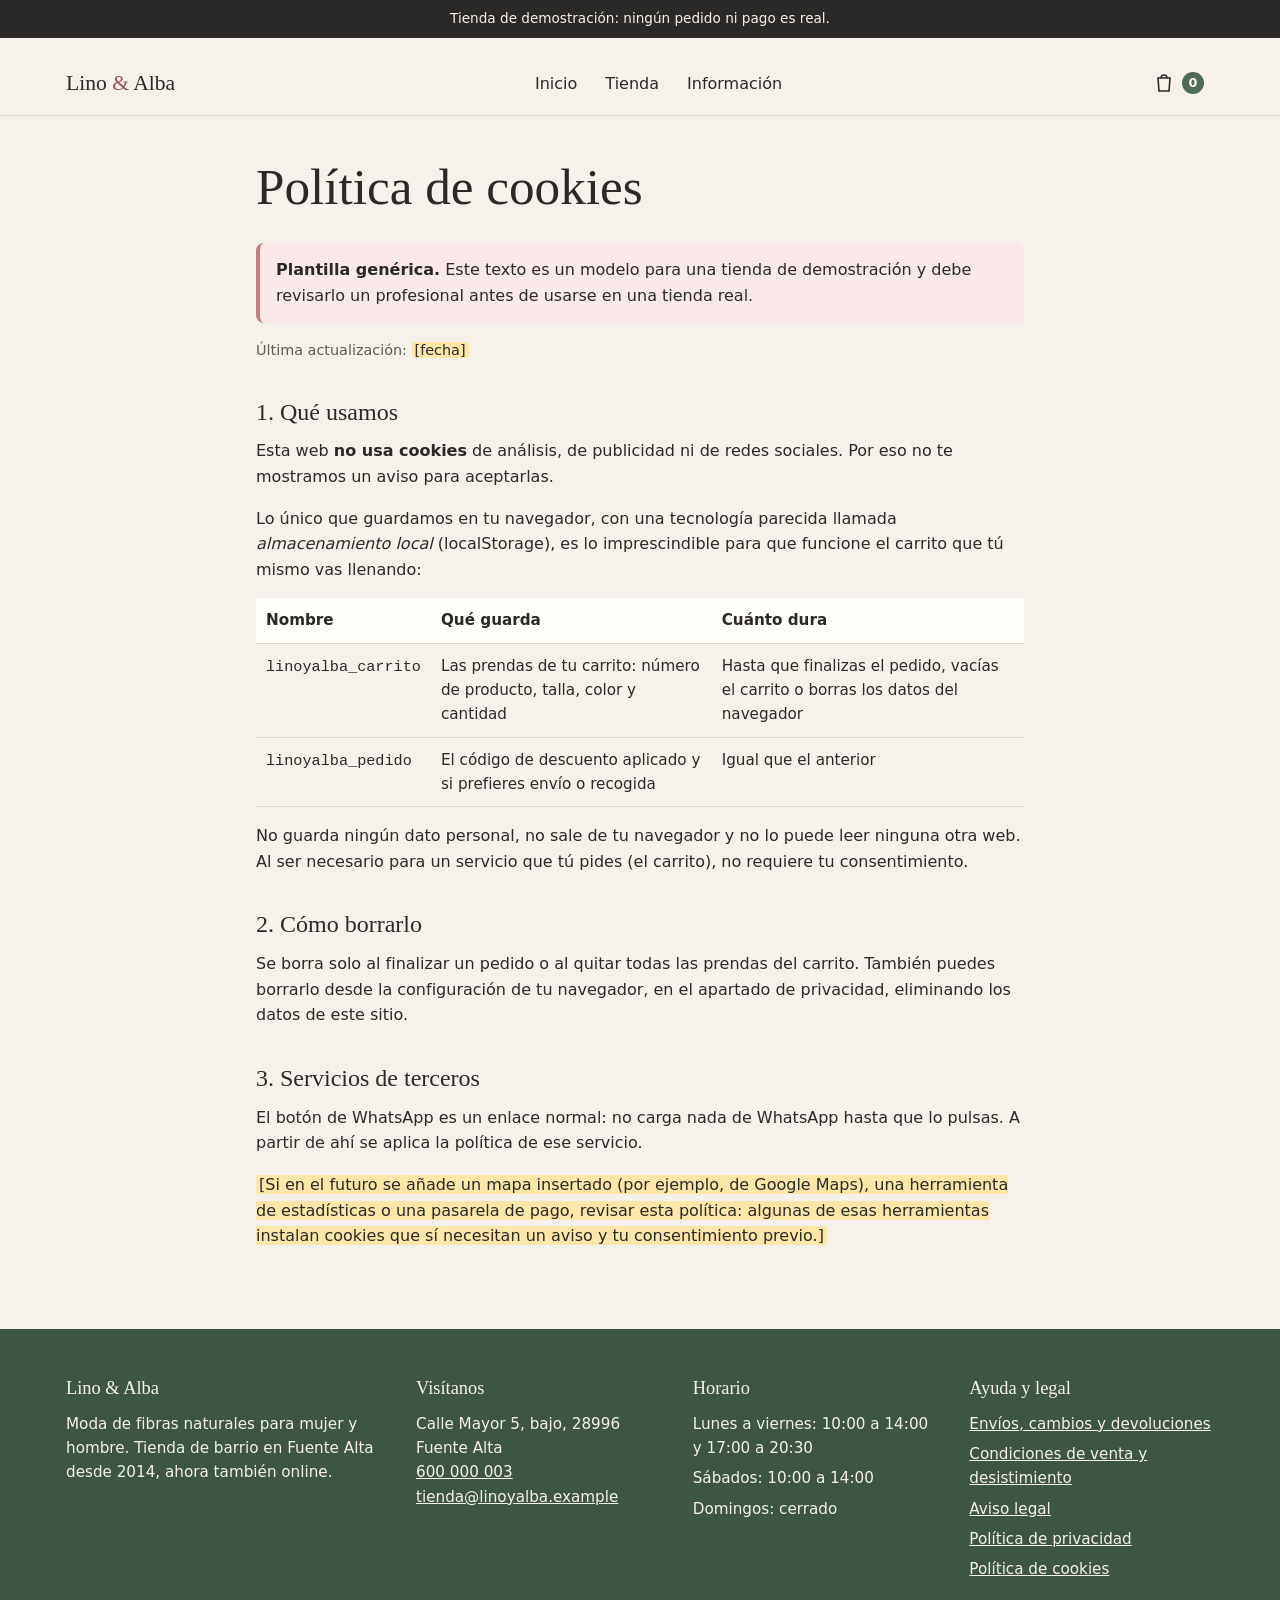
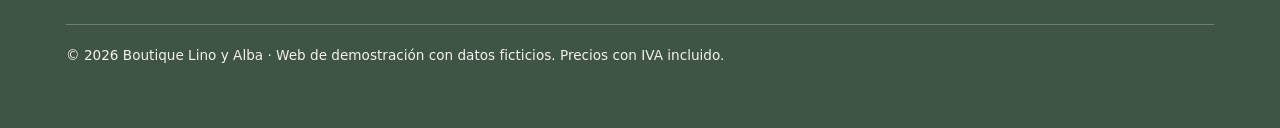
<file: cookies.html>
<!DOCTYPE html>
<html lang="es">
<head>
  <meta charset="UTF-8">
  <meta name="viewport" content="width=device-width, initial-scale=1">
  <title>Política de cookies · Boutique Lino y Alba</title>
  <meta name="description" content="La web de Boutique Lino y Alba no usa cookies de análisis ni de publicidad. Solo guarda tu carrito en tu navegador. Te explicamos cómo borrarlo.">
  <meta name="theme-color" content="#F6F1EA">
  <link rel="icon" href="img/favicon.svg" type="image/svg+xml">
  <link rel="stylesheet" href="css/style.css">
  <script type="module" src="js/layout.js"></script>
</head>
<body data-pagina="legal">
  <header id="cabecera"></header>

  <main id="contenido" class="contenedor texto-legal">
    <h1>Política de cookies</h1>
    <p class="aviso-plantilla"><strong>Plantilla genérica.</strong> Este texto es un modelo para una tienda de demostración y debe revisarlo un profesional antes de usarse en una tienda real.</p>
    <p class="actualizado">Última actualización: <mark class="pendiente">[fecha]</mark></p>

    <section>
      <h2>1. Qué usamos</h2>
      <p>Esta web <strong>no usa cookies</strong> de análisis, de publicidad ni de redes sociales. Por eso no te mostramos un aviso para aceptarlas.</p>
      <p>Lo único que guardamos en tu navegador, con una tecnología parecida llamada <em>almacenamiento local</em> (localStorage), es lo imprescindible para que funcione el carrito que tú mismo vas llenando:</p>
      <div class="tabla-legal" role="region" aria-label="Datos guardados en tu navegador" tabindex="0">
        <table>
          <thead>
            <tr><th scope="col">Nombre</th><th scope="col">Qué guarda</th><th scope="col">Cuánto dura</th></tr>
          </thead>
          <tbody>
            <tr>
              <td><code>linoyalba_carrito</code></td>
              <td>Las prendas de tu carrito: número de producto, talla, color y cantidad</td>
              <td>Hasta que finalizas el pedido, vacías el carrito o borras los datos del navegador</td>
            </tr>
            <tr>
              <td><code>linoyalba_pedido</code></td>
              <td>El código de descuento aplicado y si prefieres envío o recogida</td>
              <td>Igual que el anterior</td>
            </tr>
          </tbody>
        </table>
      </div>
      <p>No guarda ningún dato personal, no sale de tu navegador y no lo puede leer ninguna otra web. Al ser necesario para un servicio que tú pides (el carrito), no requiere tu consentimiento.</p>
    </section>

    <section>
      <h2>2. Cómo borrarlo</h2>
      <p>Se borra solo al finalizar un pedido o al quitar todas las prendas del carrito. También puedes borrarlo desde la configuración de tu navegador, en el apartado de privacidad, eliminando los datos de este sitio.</p>
    </section>

    <section>
      <h2>3. Servicios de terceros</h2>
      <p>El botón de WhatsApp es un enlace normal: no carga nada de WhatsApp hasta que lo pulsas. A partir de ahí se aplica la política de ese servicio.</p>
      <p><mark class="pendiente">[Si en el futuro se añade un mapa insertado (por ejemplo, de Google Maps), una herramienta de estadísticas o una pasarela de pago, revisar esta política: algunas de esas herramientas instalan cookies que sí necesitan un aviso y tu consentimiento previo.]</mark></p>
    </section>
  </main>

  <footer class="pie" id="pie"></footer>
</body>
</html>
</file>
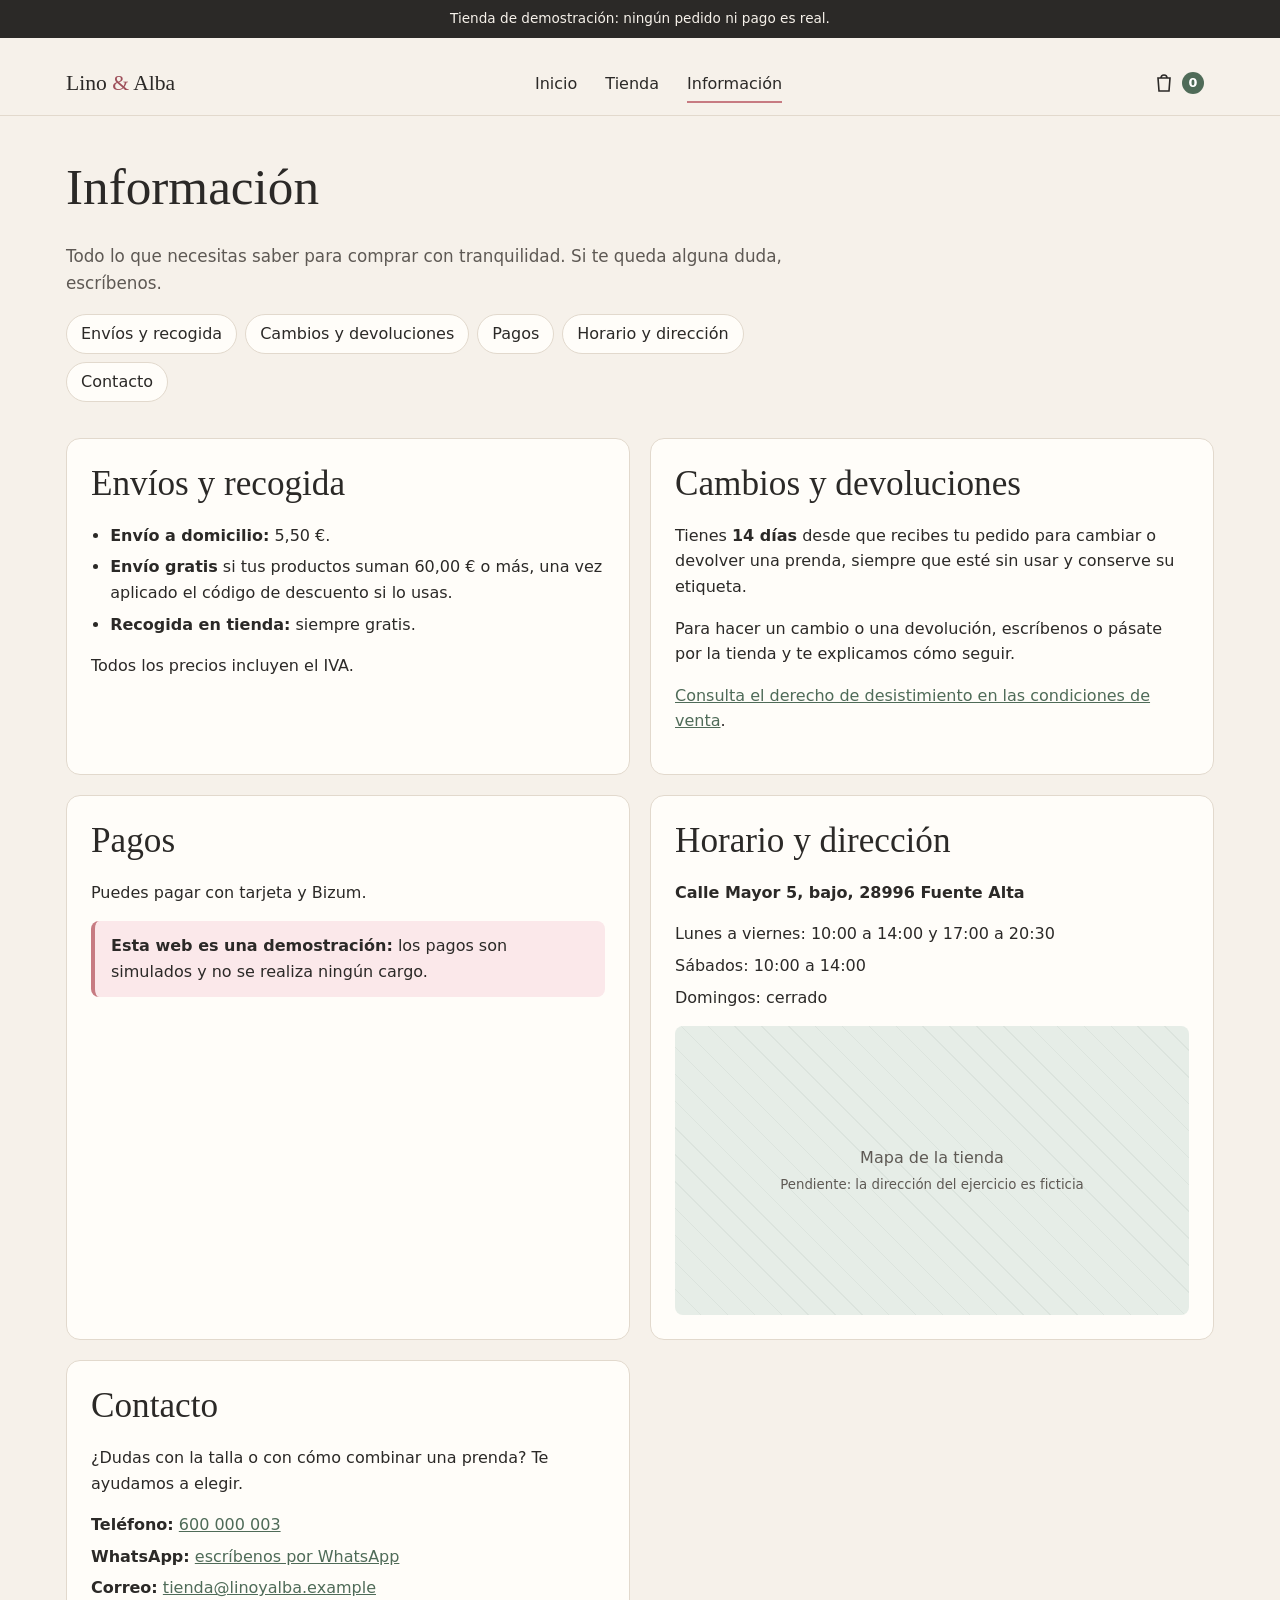
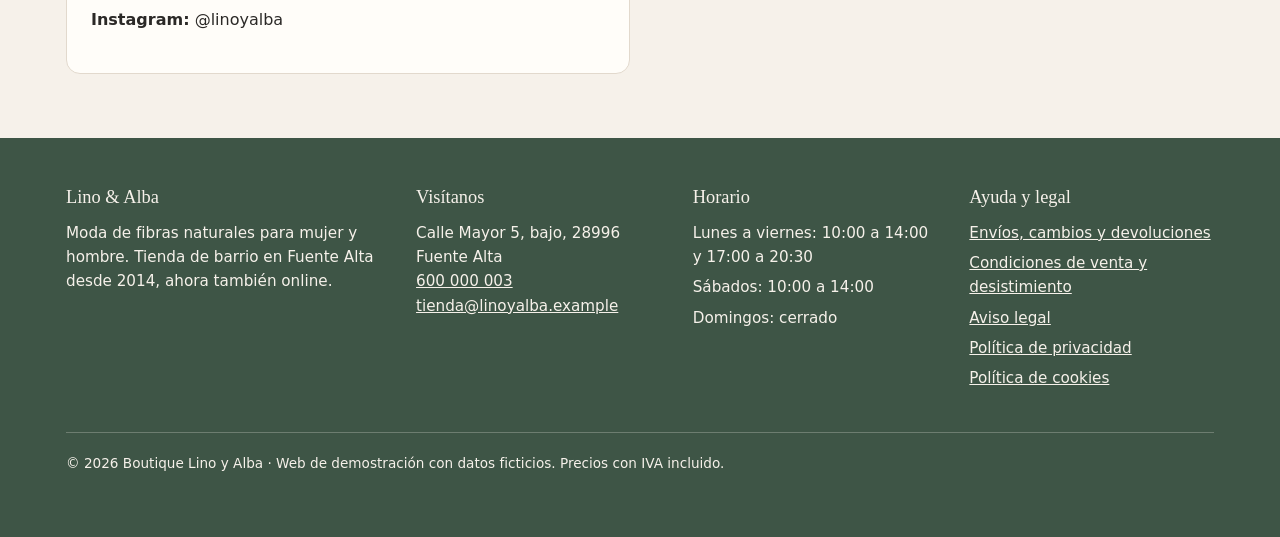
<file: informacion.html>
<!DOCTYPE html>
<html lang="es">
<head>
  <meta charset="UTF-8">
  <meta name="viewport" content="width=device-width, initial-scale=1">
  <title>Envíos, devoluciones, horario y contacto · Boutique Lino y Alba</title>
  <meta name="description" content="Envío a domicilio o recogida gratis en tienda, 14 días para cambios y devoluciones, horario de la tienda en Fuente Alta y cómo contactar con Lino y Alba.">
  <meta name="theme-color" content="#F6F1EA">
  <link rel="icon" href="img/favicon.svg" type="image/svg+xml">
  <link rel="stylesheet" href="css/style.css">
  <script type="module" src="js/layout.js"></script>
</head>
<body data-pagina="informacion">
  <header id="cabecera"></header>

  <main id="contenido">
    <div class="contenedor">
      <div class="cabecera-pagina">
        <h1>Información</h1>
        <p>Todo lo que necesitas saber para comprar con tranquilidad. Si te queda alguna duda, escríbenos.</p>
        <nav aria-label="En esta página">
          <ul class="indice">
            <li><a href="#envios">Envíos y recogida</a></li>
            <li><a href="#cambios">Cambios y devoluciones</a></li>
            <li><a href="#pagos">Pagos</a></li>
            <li><a href="#tienda">Horario y dirección</a></li>
            <li><a href="#contacto">Contacto</a></li>
          </ul>
        </nav>
      </div>

      <div class="bloques-info">
        <section class="bloque-info" id="envios" aria-labelledby="titulo-envios">
          <h2 id="titulo-envios">Envíos y recogida</h2>
          <ul>
            <li><strong>Envío a domicilio:</strong> <span data-dato="envio-coste">5,50 €</span>.</li>
            <li><strong>Envío gratis</strong> si tus productos suman <span data-dato="envio-umbral">60,00 €</span> o más, una vez aplicado el código de descuento si lo usas.</li>
            <li><strong>Recogida en tienda:</strong> siempre gratis.</li>
          </ul>
          <p>Todos los precios incluyen el IVA.</p>
        </section>

        <section class="bloque-info" id="cambios" aria-labelledby="titulo-cambios">
          <h2 id="titulo-cambios">Cambios y devoluciones</h2>
          <p>Tienes <strong>14 días</strong> desde que recibes tu pedido para cambiar o devolver una prenda, siempre que esté sin usar y conserve su etiqueta.</p>
          <p>Para hacer un cambio o una devolución, escríbenos o pásate por la tienda y te explicamos cómo seguir.</p>
          <p><a href="condiciones-venta.html#desistimiento">Consulta el derecho de desistimiento en las condiciones de venta</a>.</p>
        </section>

        <section class="bloque-info" id="pagos" aria-labelledby="titulo-pagos">
          <h2 id="titulo-pagos">Pagos</h2>
          <p>Puedes pagar con <span data-dato="metodos-pago">tarjeta y Bizum</span>.</p>
          <p class="aviso-permanente"><strong>Esta web es una demostración:</strong> los pagos son simulados y no se realiza ningún cargo.</p>
        </section>

        <section class="bloque-info" id="tienda" aria-labelledby="titulo-tienda">
          <h2 id="titulo-tienda">Horario y dirección</h2>
          <address data-dato="direccion">Calle Mayor 5, bajo, 28996 Fuente Alta</address>
          <ul class="horario" data-dato-horario>
            <li>Lunes a viernes: 10:00 a 14:00 y 17:00 a 20:30</li>
            <li>Sábados: 10:00 a 14:00</li>
            <li>Domingos: cerrado</li>
          </ul>
          <!-- Marcador del mapa: la dirección es ficticia. Con una dirección real se puede
               poner un enlace a un mapa o insertarlo (ver la política de cookies). -->
          <div class="mapa" role="img" aria-label="Espacio reservado para el mapa de la tienda">
            <p>Mapa de la tienda<br><small>Pendiente: la dirección del ejercicio es ficticia</small></p>
          </div>
        </section>

        <section class="bloque-info" id="contacto" aria-labelledby="titulo-contacto">
          <h2 id="titulo-contacto">Contacto</h2>
          <p>¿Dudas con la talla o con cómo combinar una prenda? Te ayudamos a elegir.</p>
          <ul class="contacto">
            <li><strong>Teléfono:</strong> <a href="tel:+34600000003" data-dato="telefono">600 000 003</a></li>
            <li><strong>WhatsApp:</strong> <a href="https://wa.me/34600000003" target="_blank" rel="noopener">escríbenos por WhatsApp<span class="solo-lectores"> (se abre en una ventana nueva)</span></a></li>
            <li><strong>Correo:</strong> <a href="mailto:tienda@linoyalba.example" data-dato="correo">tienda@linoyalba.example</a></li>
            <li><strong>Instagram:</strong> <span data-dato="instagram">@linoyalba</span></li>
          </ul>
        </section>
      </div>
    </div>
  </main>

  <footer class="pie" id="pie"></footer>
</body>
</html>
</file>
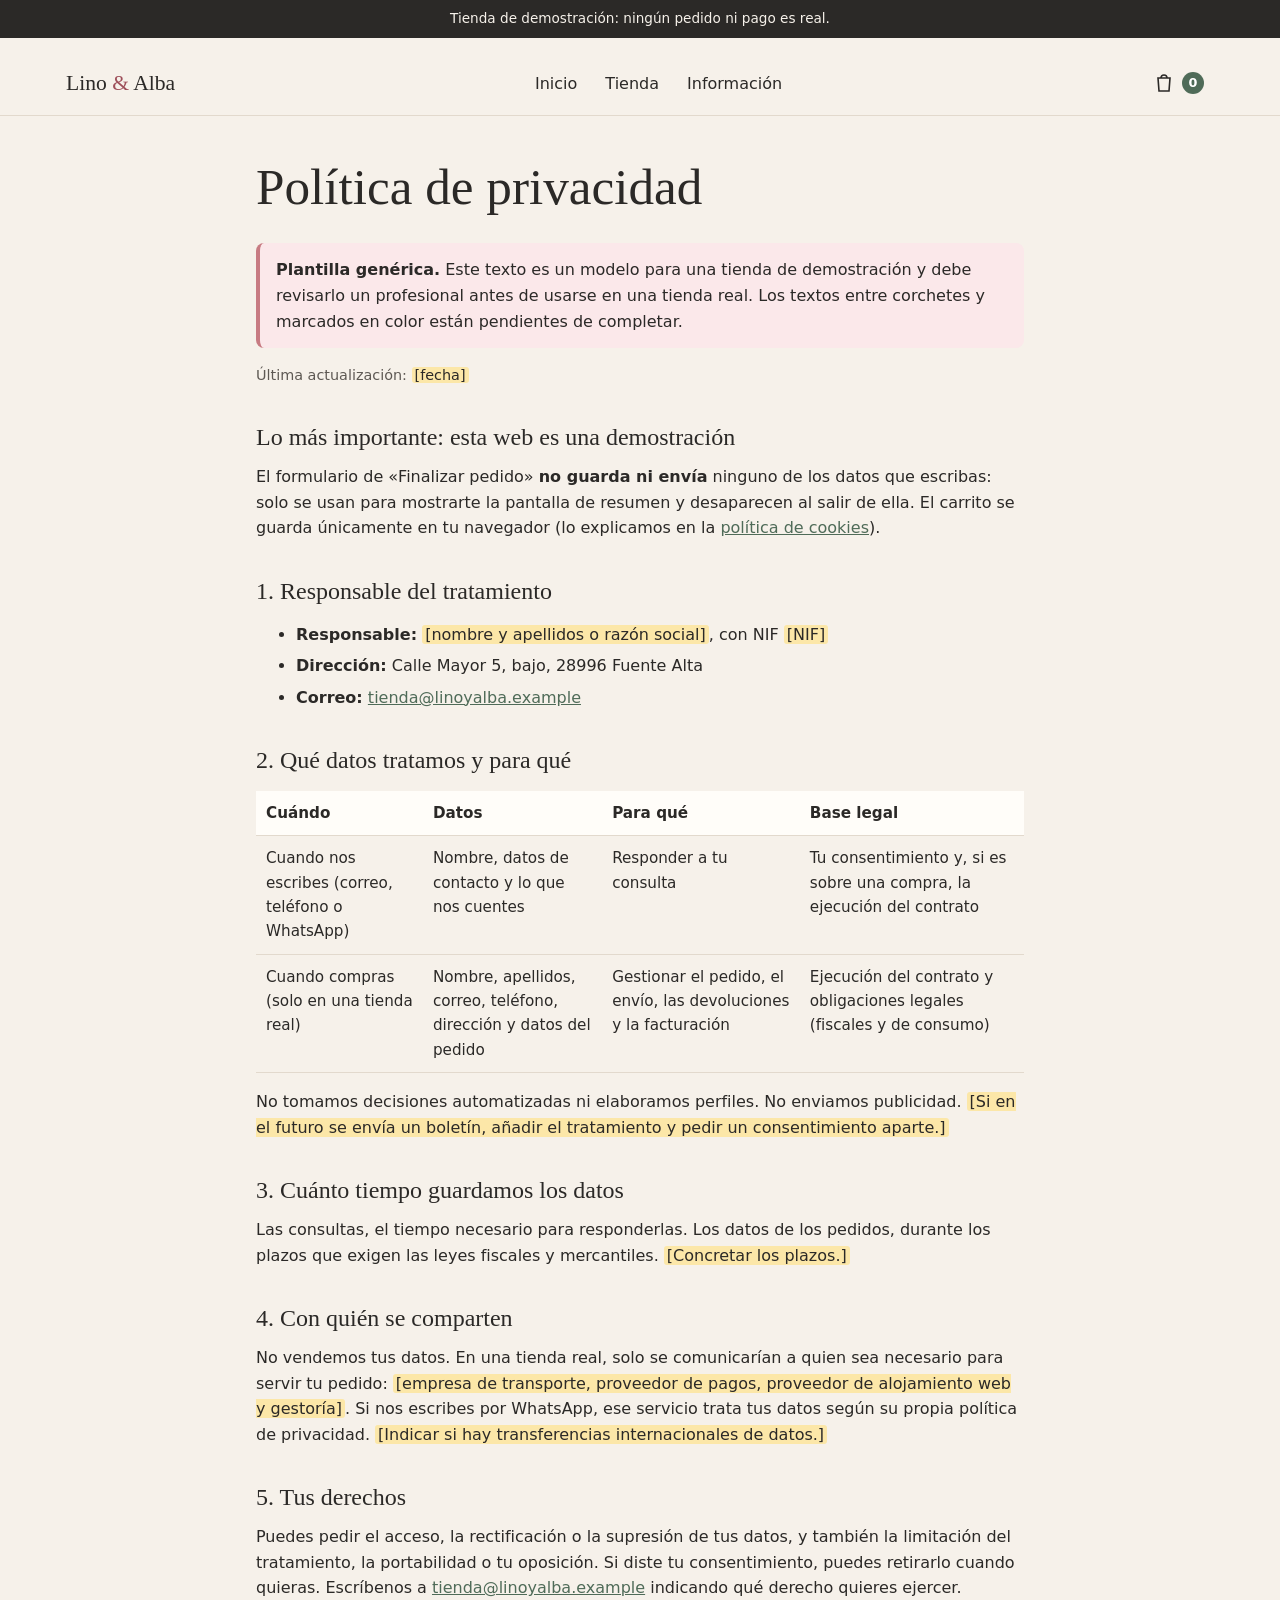
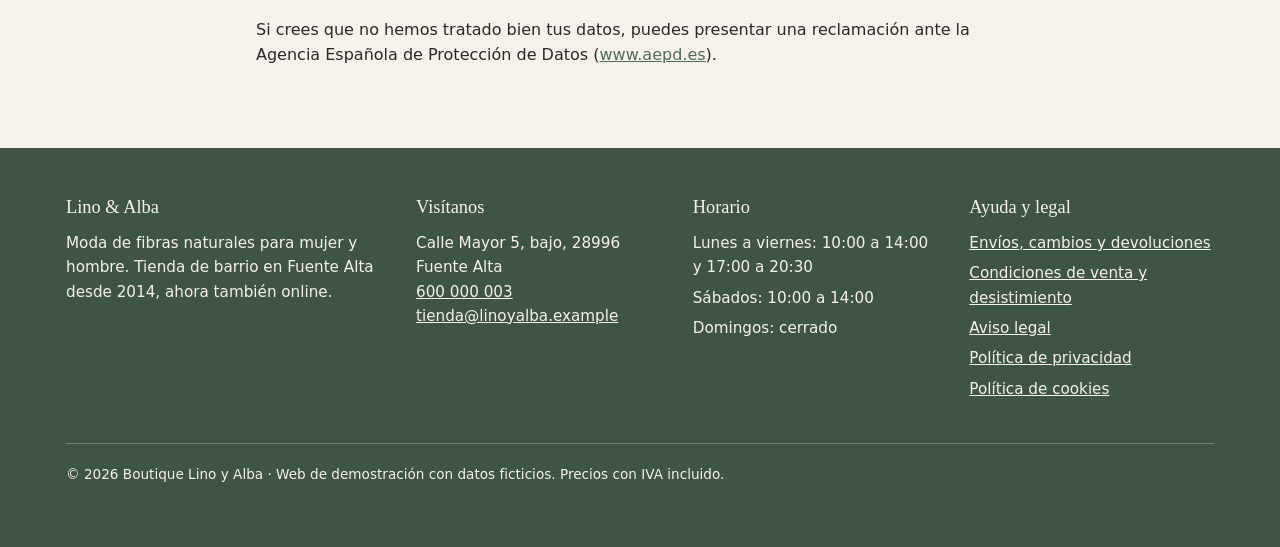
<file: privacidad.html>
<!DOCTYPE html>
<html lang="es">
<head>
  <meta charset="UTF-8">
  <meta name="viewport" content="width=device-width, initial-scale=1">
  <title>Política de privacidad · Boutique Lino y Alba</title>
  <meta name="description" content="Cómo trata Boutique Lino y Alba tus datos personales: qué datos, para qué, durante cuánto tiempo y cómo ejercer tus derechos.">
  <meta name="theme-color" content="#F6F1EA">
  <link rel="icon" href="img/favicon.svg" type="image/svg+xml">
  <link rel="stylesheet" href="css/style.css">
  <script type="module" src="js/layout.js"></script>
</head>
<body data-pagina="legal">
  <header id="cabecera"></header>

  <main id="contenido" class="contenedor texto-legal">
    <h1>Política de privacidad</h1>
    <p class="aviso-plantilla"><strong>Plantilla genérica.</strong> Este texto es un modelo para una tienda de demostración y debe revisarlo un profesional antes de usarse en una tienda real. Los textos entre corchetes y marcados en color están pendientes de completar.</p>
    <p class="actualizado">Última actualización: <mark class="pendiente">[fecha]</mark></p>

    <section>
      <h2>Lo más importante: esta web es una demostración</h2>
      <p>El formulario de «Finalizar pedido» <strong>no guarda ni envía</strong> ninguno de los datos que escribas: solo se usan para mostrarte la pantalla de resumen y desaparecen al salir de ella. El carrito se guarda únicamente en tu navegador (lo explicamos en la <a href="cookies.html">política de cookies</a>).</p>
    </section>

    <section>
      <h2>1. Responsable del tratamiento</h2>
      <ul>
        <li><strong>Responsable:</strong> <mark class="pendiente">[nombre y apellidos o razón social]</mark>, con NIF <mark class="pendiente">[NIF]</mark></li>
        <li><strong>Dirección:</strong> <span data-dato="direccion">Calle Mayor 5, bajo, 28996 Fuente Alta</span></li>
        <li><strong>Correo:</strong> <a href="mailto:tienda@linoyalba.example" data-dato="correo">tienda@linoyalba.example</a></li>
      </ul>
    </section>

    <section>
      <h2>2. Qué datos tratamos y para qué</h2>
      <div class="tabla-legal" role="region" aria-label="Tratamientos de datos" tabindex="0">
        <table>
          <thead>
            <tr><th scope="col">Cuándo</th><th scope="col">Datos</th><th scope="col">Para qué</th><th scope="col">Base legal</th></tr>
          </thead>
          <tbody>
            <tr>
              <td>Cuando nos escribes (correo, teléfono o WhatsApp)</td>
              <td>Nombre, datos de contacto y lo que nos cuentes</td>
              <td>Responder a tu consulta</td>
              <td>Tu consentimiento y, si es sobre una compra, la ejecución del contrato</td>
            </tr>
            <tr>
              <td>Cuando compras (solo en una tienda real)</td>
              <td>Nombre, apellidos, correo, teléfono, dirección y datos del pedido</td>
              <td>Gestionar el pedido, el envío, las devoluciones y la facturación</td>
              <td>Ejecución del contrato y obligaciones legales (fiscales y de consumo)</td>
            </tr>
          </tbody>
        </table>
      </div>
      <p>No tomamos decisiones automatizadas ni elaboramos perfiles. No enviamos publicidad. <mark class="pendiente">[Si en el futuro se envía un boletín, añadir el tratamiento y pedir un consentimiento aparte.]</mark></p>
    </section>

    <section>
      <h2>3. Cuánto tiempo guardamos los datos</h2>
      <p>Las consultas, el tiempo necesario para responderlas. Los datos de los pedidos, durante los plazos que exigen las leyes fiscales y mercantiles. <mark class="pendiente">[Concretar los plazos.]</mark></p>
    </section>

    <section>
      <h2>4. Con quién se comparten</h2>
      <p>No vendemos tus datos. En una tienda real, solo se comunicarían a quien sea necesario para servir tu pedido: <mark class="pendiente">[empresa de transporte, proveedor de pagos, proveedor de alojamiento web y gestoría]</mark>. Si nos escribes por WhatsApp, ese servicio trata tus datos según su propia política de privacidad. <mark class="pendiente">[Indicar si hay transferencias internacionales de datos.]</mark></p>
    </section>

    <section>
      <h2>5. Tus derechos</h2>
      <p>Puedes pedir el acceso, la rectificación o la supresión de tus datos, y también la limitación del tratamiento, la portabilidad o tu oposición. Si diste tu consentimiento, puedes retirarlo cuando quieras. Escríbenos a <a href="mailto:tienda@linoyalba.example" data-dato="correo">tienda@linoyalba.example</a> indicando qué derecho quieres ejercer.</p>
      <p>Si crees que no hemos tratado bien tus datos, puedes presentar una reclamación ante la Agencia Española de Protección de Datos (<a href="https://www.aepd.es" target="_blank" rel="noopener">www.aepd.es<span class="solo-lectores"> (se abre en una ventana nueva)</span></a>).</p>
    </section>
  </main>

  <footer class="pie" id="pie"></footer>
</body>
</html>
</file>
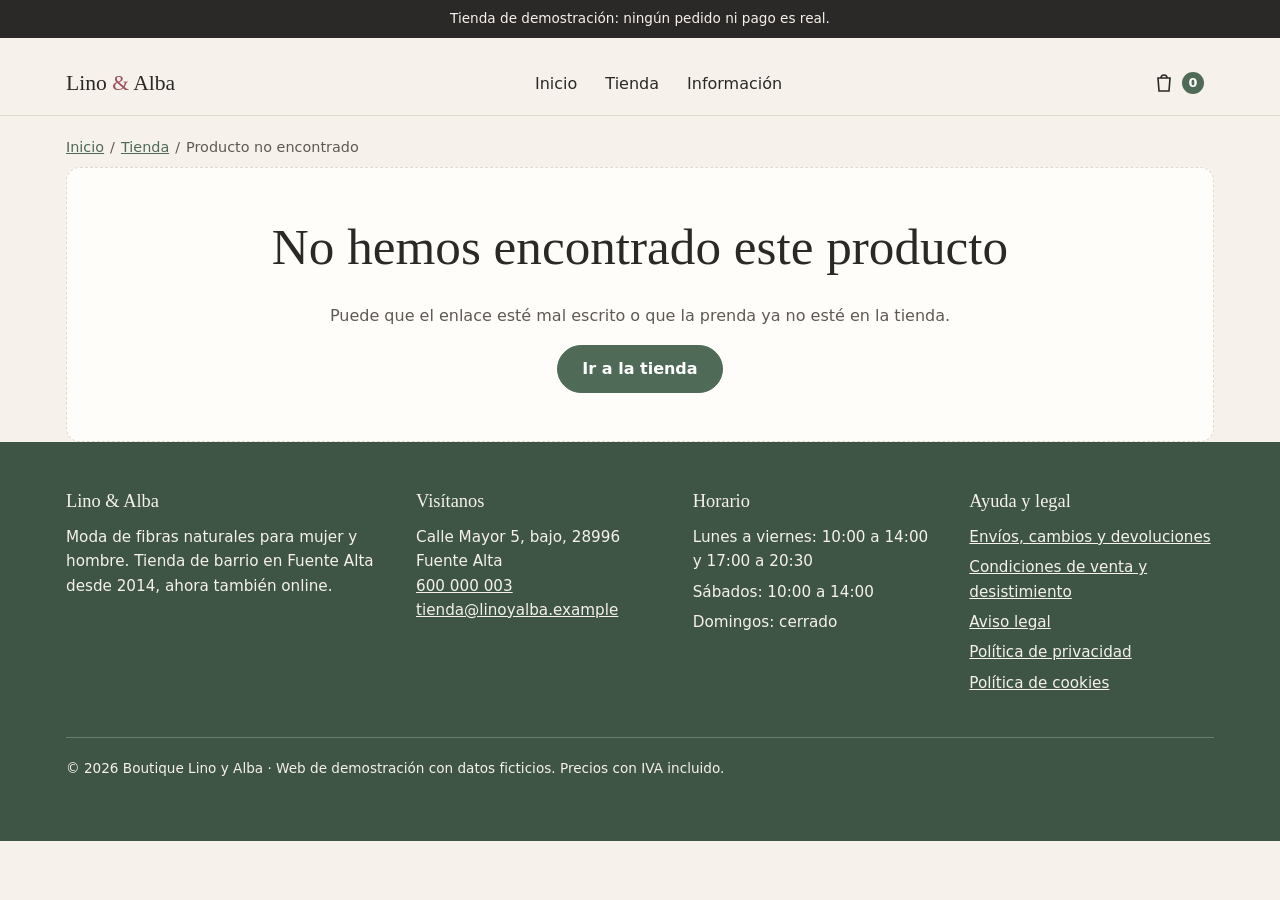
<file: producto.html>
<!DOCTYPE html>
<html lang="es">
<head>
  <meta charset="UTF-8">
  <meta name="viewport" content="width=device-width, initial-scale=1">
  <!-- El título y la descripción se cambian con JavaScript según el producto -->
  <title>Producto · Boutique Lino y Alba</title>
  <meta name="description" content="Ficha de producto de Boutique Lino y Alba: precio con IVA incluido, tallas, colores y 14 días para cambios y devoluciones.">
  <meta name="theme-color" content="#F6F1EA">
  <link rel="icon" href="img/favicon.svg" type="image/svg+xml">
  <link rel="stylesheet" href="css/style.css">
  <script type="module" src="js/ficha.js"></script>
</head>
<body data-pagina="producto">
  <header id="cabecera"></header>

  <main id="contenido" class="contenedor">
    <nav class="migas" aria-label="Estás aquí">
      <ol>
        <li><a href="index.html">Inicio</a></li>
        <li><a href="tienda.html">Tienda</a></li>
        <li aria-current="page" id="miga-actual">Producto</li>
      </ol>
    </nav>

    <div id="ficha">
      <p>Cargando producto…</p>
    </div>
  </main>

  <footer class="pie" id="pie"></footer>
</body>
</html>
</file>
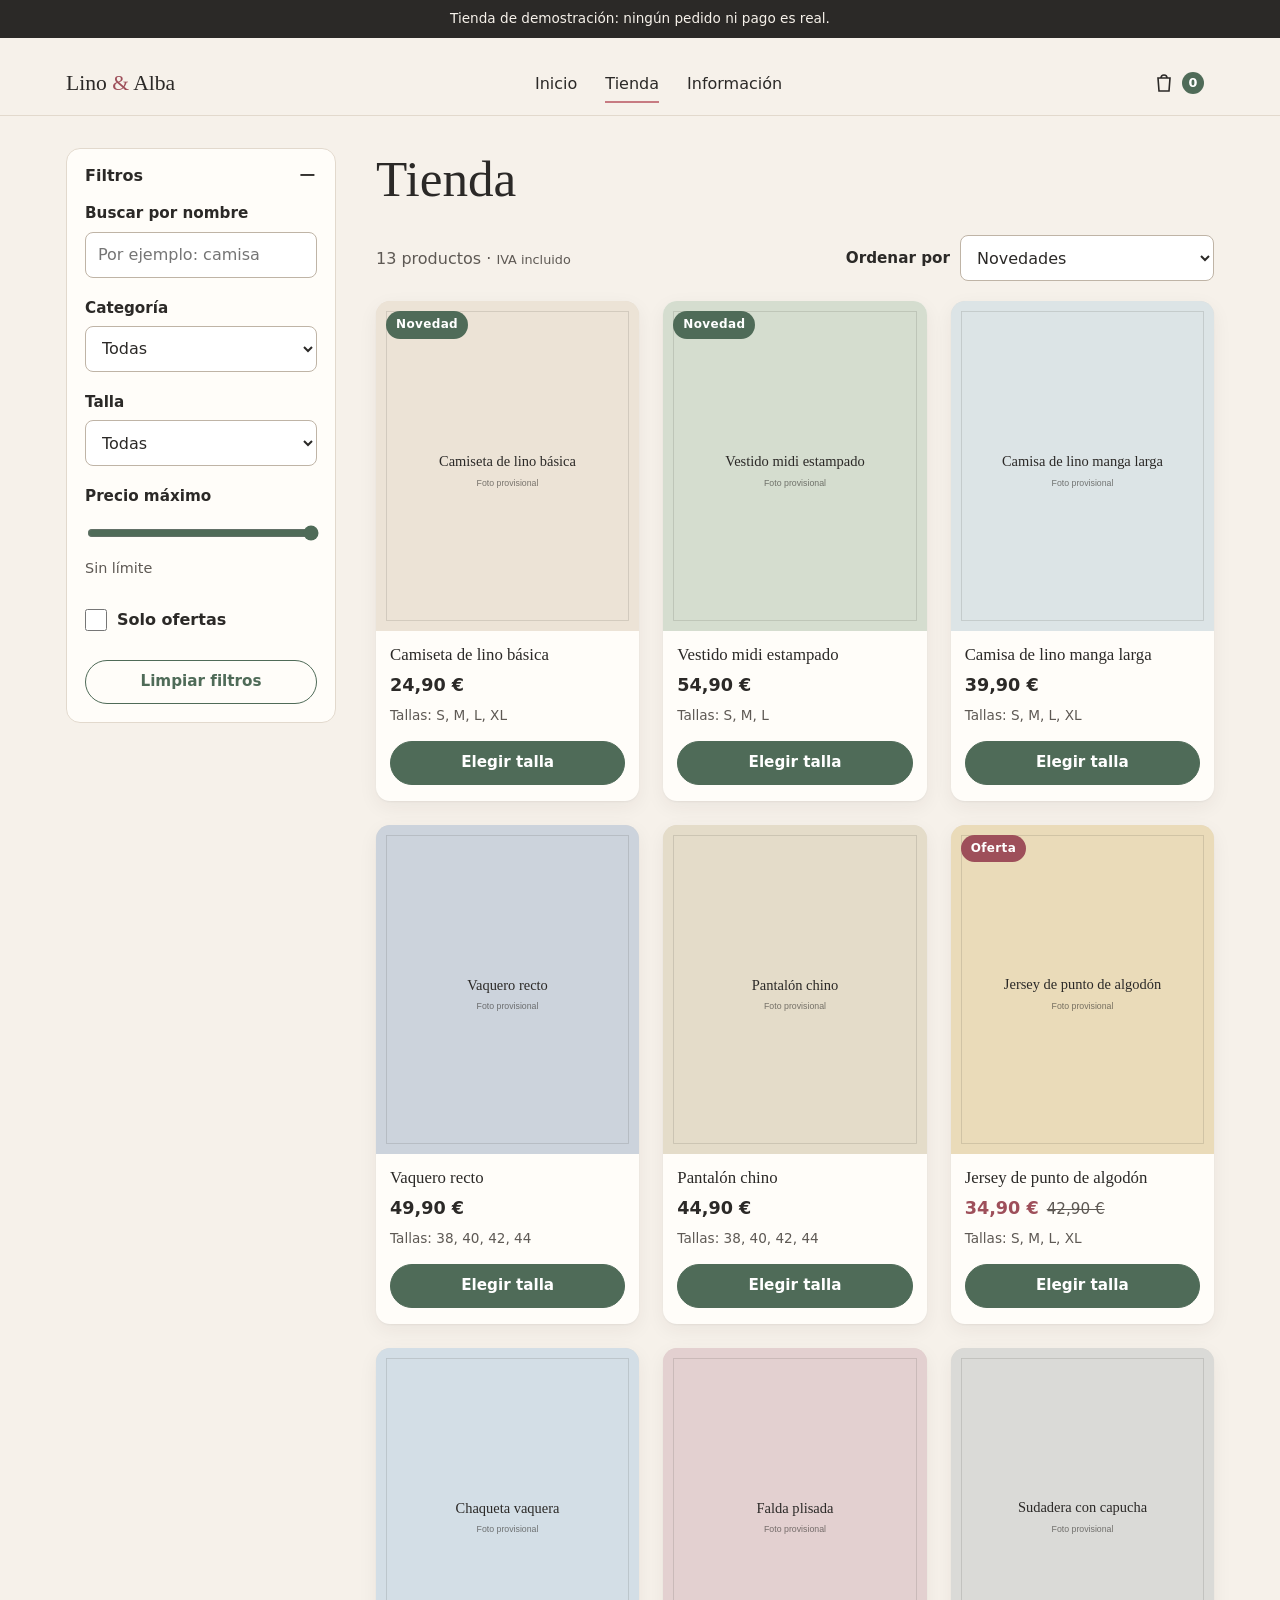
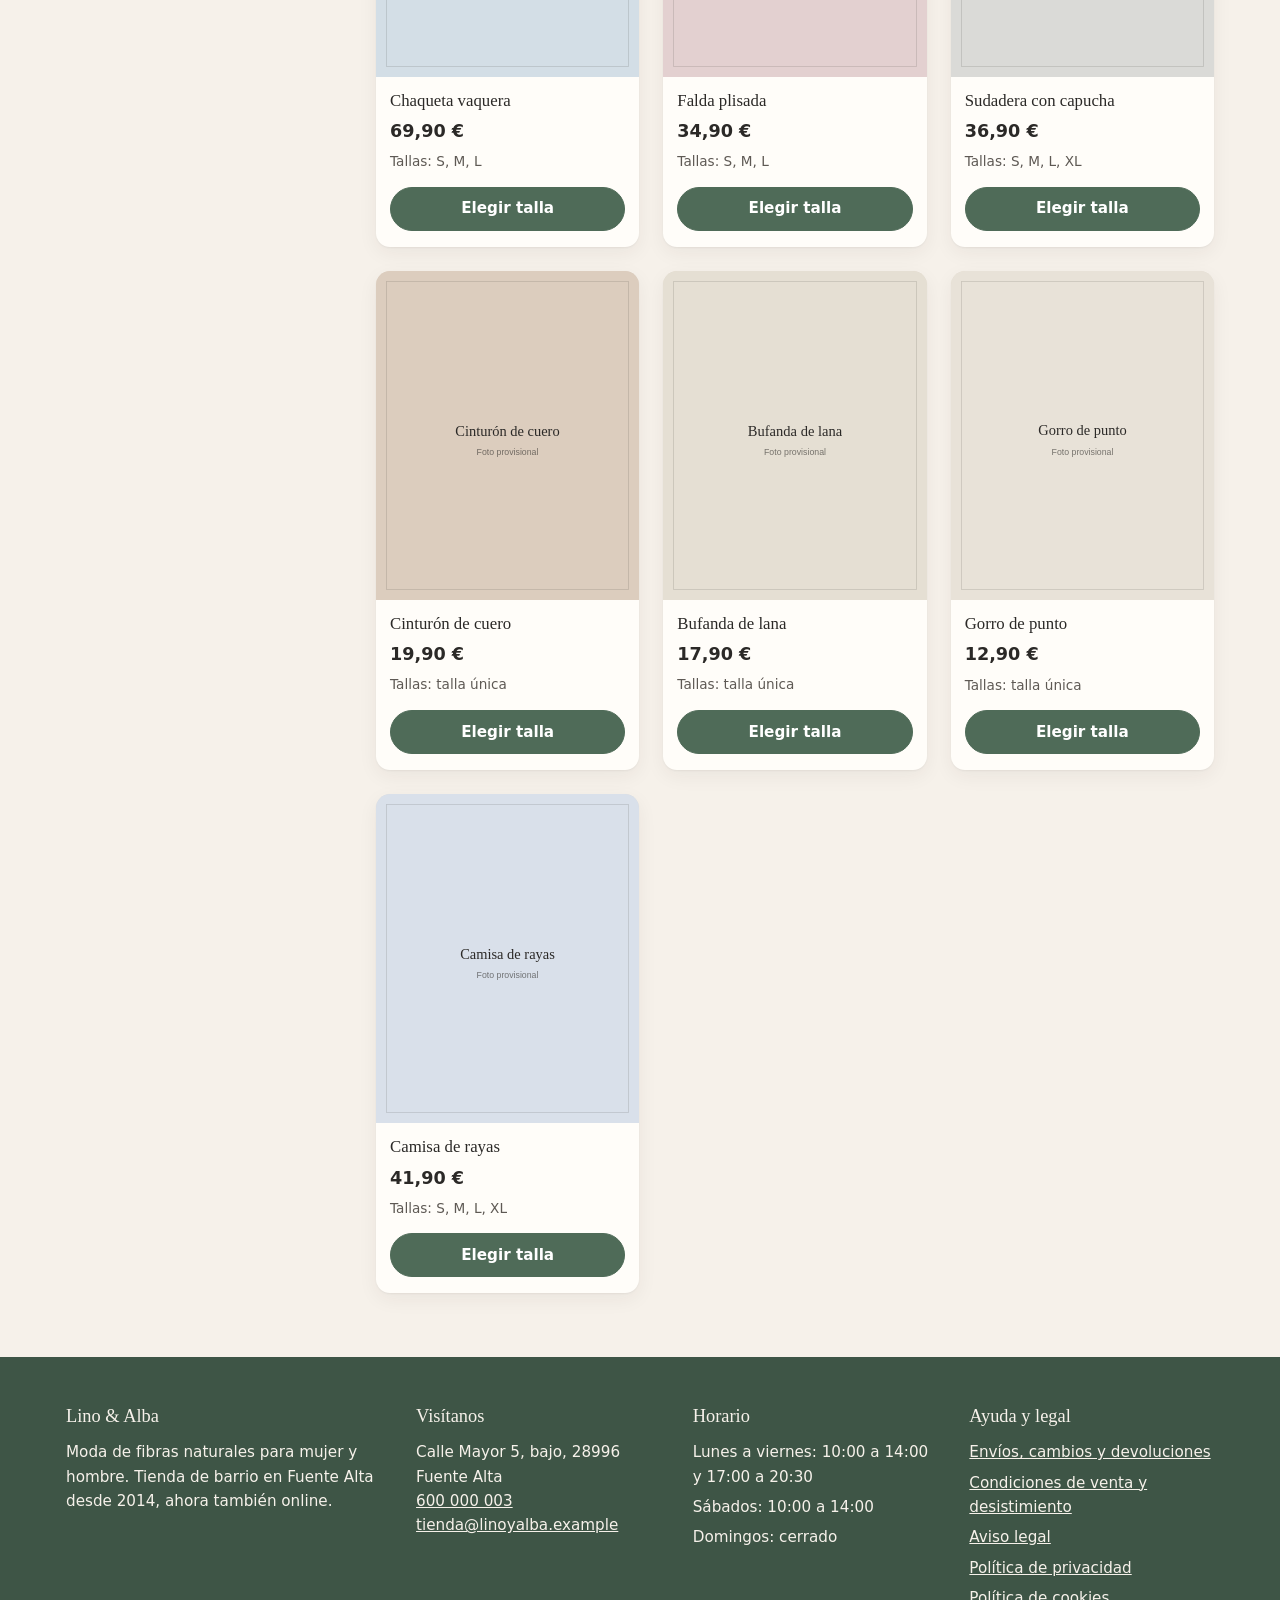
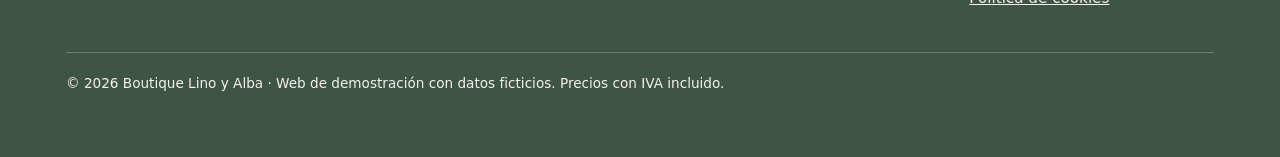
<file: tienda.html>
<!DOCTYPE html>
<html lang="es">
<head>
  <meta charset="UTF-8">
  <meta name="viewport" content="width=device-width, initial-scale=1">
  <title>Tienda · Boutique Lino y Alba</title>
  <meta name="description" content="Catálogo de Boutique Lino y Alba: camisetas, camisas, vestidos, pantalones, jerseys y accesorios. Filtra por talla, precio y ofertas. IVA incluido.">
  <meta name="theme-color" content="#F6F1EA">
  <link rel="icon" href="img/favicon.svg" type="image/svg+xml">
  <link rel="stylesheet" href="css/style.css">
  <script type="module" src="js/tienda.js"></script>
</head>
<body data-pagina="tienda">
  <header id="cabecera"></header>

  <main id="contenido" class="contenedor">
    <div class="tienda">
      <details class="filtros" id="panel-filtros">
        <summary>Filtros</summary>
        <form class="filtros__cuerpo" id="filtros-form" role="search" aria-label="Filtrar productos">
          <div class="campo">
            <label for="texto">Buscar por nombre</label>
            <input type="search" id="texto" name="texto" placeholder="Por ejemplo: camisa" autocomplete="off">
          </div>

          <div class="campo">
            <label for="categoria">Categoría</label>
            <select id="categoria" name="categoria">
              <option value="todas">Todas</option>
              <option value="camisetas">Camisetas</option>
              <option value="camisas">Camisas</option>
              <option value="vestidos">Vestidos</option>
              <option value="pantalones">Pantalones</option>
              <option value="jerseys">Jerseys</option>
              <option value="abrigos">Abrigos</option>
              <option value="faldas">Faldas</option>
              <option value="accesorios">Accesorios</option>
            </select>
          </div>

          <div class="campo">
            <label for="talla">Talla</label>
            <select id="talla" name="talla">
              <option value="todas">Todas</option>
              <option value="S">S</option>
              <option value="M">M</option>
              <option value="L">L</option>
              <option value="XL">XL</option>
              <option value="38">38</option>
              <option value="40">40</option>
              <option value="42">42</option>
              <option value="44">44</option>
              <option value="talla única">Talla única</option>
            </select>
          </div>

          <div class="campo">
            <label for="precio-max">Precio máximo</label>
            <input type="range" id="precio-max" name="precioMax" min="15" max="70" step="5" value="70" aria-describedby="precio-max-valor">
            <span class="rango-valor" id="precio-max-valor">Sin límite</span>
          </div>

          <label class="casilla">
            <input type="checkbox" name="soloOfertas">
            Solo ofertas
          </label>

          <button class="boton boton--secundario boton--pequeno" type="button" data-limpiar>Limpiar filtros</button>
        </form>
      </details>

      <section aria-labelledby="titulo-tienda">
        <h1 id="titulo-tienda">Tienda</h1>
        <div class="resultados-barra">
          <p><span id="num-resultados" aria-live="polite">Cargando productos…</span> · <span class="iva">IVA incluido</span></p>
          <div class="campo">
            <label for="orden">Ordenar por</label>
            <select id="orden" name="orden">
              <option value="novedades">Novedades</option>
              <option value="precio-asc">Precio: de menor a mayor</option>
              <option value="precio-desc">Precio: de mayor a menor</option>
            </select>
          </div>
        </div>

        <ul class="rejilla" id="rejilla"></ul>

        <div class="sin-resultados" id="sin-resultados" hidden>
          <h2>No hemos encontrado nada con esos filtros</h2>
          <p>Prueba con otra talla, sube el precio máximo o busca otra palabra.</p>
          <button class="boton" type="button" data-limpiar>Limpiar filtros</button>
        </div>
      </section>
    </div>
  </main>

  <footer class="pie" id="pie"></footer>
</body>
</html>
</file>
<file: css/style.css>
/* ==========================================================
   Boutique Lino y Alba · estilos comunes
   Móvil primero: las reglas base son para el teléfono y los
   @media (min-width: ...) amplían para pantallas grandes.
   ========================================================== */

:root {
  /* Colores del briefing */
  --crudo: #F6F1EA;
  --salvia: #4F6B58;
  --salvia-oscuro: #3E5546;
  --terracota: #C77B82;        /* terracota rosado (ronda de cambios 2) */
  --terracota-texto: #9E4F5A;  /* versión oscura para texto y foco: contraste 5:1 sobre crudo */
  --texto: #2B2927;
  --texto-suave: #5E5954;

  --blanco: #FFFFFF;
  --linea: #E2D9CD;
  --fondo-tarjeta: #FFFDF9;

  /* Tipografía: fuentes del sistema, sin descargas externas */
  --serif: "Iowan Old Style", "Palatino Linotype", Palatino, "Book Antiqua", Georgia, serif;
  --sans: system-ui, -apple-system, "Segoe UI", Roboto, "Helvetica Neue", Arial, sans-serif;

  --radio: 14px;
  --radio-pequeno: 8px;
  --sombra: 0 1px 2px rgba(43, 41, 39, .06), 0 6px 20px rgba(43, 41, 39, .06);
  --ancho: 1180px;
}

*,
*::before,
*::after { box-sizing: border-box; }

html { -webkit-text-size-adjust: 100%; }

body {
  margin: 0;
  background: var(--crudo);
  color: var(--texto);
  font-family: var(--sans);
  font-size: 1rem;
  line-height: 1.6;
}

img { max-width: 100%; height: auto; display: block; }

h1, h2, h3 {
  font-family: var(--serif);
  font-weight: 500;
  line-height: 1.2;
  margin: 0 0 .5em;
}
h1 { font-size: clamp(2rem, 6vw, 3.2rem); }
h2 { font-size: clamp(1.6rem, 4vw, 2.2rem); }
h3 { font-size: 1.2rem; }

p { margin: 0 0 1em; }

a { color: var(--salvia); }
a:hover { color: var(--salvia-oscuro); }

/* Foco visible para quien navega con teclado */
:focus-visible {
  outline: 3px solid var(--terracota-texto);
  outline-offset: 3px;
  border-radius: 4px;
}

.contenedor {
  width: 100%;
  max-width: var(--ancho);
  margin: 0 auto;
  padding: 0 16px;
}

.solo-lectores {
  position: absolute !important;
  width: 1px; height: 1px;
  padding: 0; margin: -1px;
  overflow: hidden; clip: rect(0 0 0 0);
  white-space: nowrap; border: 0;
}

.saltar {
  position: absolute;
  left: 16px; top: -60px;
  background: var(--salvia);
  color: var(--blanco);
  padding: 10px 16px;
  border-radius: var(--radio-pequeno);
  z-index: 100;
}
.saltar:focus { top: 12px; color: var(--blanco); }

/* ---------- Botones ---------- */
.boton {
  display: inline-flex;
  align-items: center;
  justify-content: center;
  gap: .5em;
  min-height: 48px;
  padding: 0 24px;
  border: 1px solid var(--salvia);
  border-radius: 999px;
  background: var(--salvia);
  color: var(--blanco);
  font: 600 1rem/1 var(--sans);
  text-decoration: none;
  cursor: pointer;
  transition: background .2s, color .2s;
}
.boton:hover { background: var(--salvia-oscuro); color: var(--blanco); }

.boton--secundario {
  background: transparent;
  color: var(--salvia);
}
.boton--secundario:hover { background: var(--salvia); color: var(--blanco); }

.boton--pequeno { min-height: 44px; padding: 0 18px; font-size: .95rem; }

/* ---------- Aviso de demostración ---------- */
.aviso-demo {
  background: var(--texto);
  color: var(--crudo);
  font-size: .85rem;
  text-align: center;
  padding: 8px 16px;
}

/* ---------- Cabecera ---------- */
.cabecera {
  background: var(--crudo);
  border-bottom: 1px solid var(--linea);
  position: sticky;
  top: 0;
  z-index: 50;
}
.cabecera__barra {
  display: flex;
  align-items: center;
  justify-content: space-between;
  gap: 12px;
  min-height: 64px;
}
.logo {
  font-family: var(--serif);
  font-size: 1.35rem;
  color: var(--texto);
  text-decoration: none;
  white-space: nowrap;
}
.logo span { color: var(--terracota-texto); }

.nav { display: none; }
.nav ul { list-style: none; margin: 0; padding: 0; display: flex; gap: 28px; }
.nav a {
  color: var(--texto);
  text-decoration: none;
  padding: 8px 0;
  border-bottom: 2px solid transparent;
}
.nav a:hover,
.nav a[aria-current="page"] { border-bottom-color: var(--terracota); }

.cabecera__acciones { display: flex; align-items: center; gap: 4px; }

.enlace-carrito,
.boton-menu {
  display: inline-flex;
  align-items: center;
  gap: 6px;
  min-height: 44px;
  min-width: 44px;
  padding: 0 10px;
  border: 0;
  border-radius: 999px;
  background: transparent;
  color: var(--texto);
  font: inherit;
  text-decoration: none;
  cursor: pointer;
}
.enlace-carrito:hover,
.boton-menu:hover { background: var(--linea); color: var(--texto); }
.enlace-carrito svg,
.boton-menu svg { width: 24px; height: 24px; }

.contador {
  min-width: 22px;
  height: 22px;
  padding: 0 6px;
  border-radius: 999px;
  background: var(--salvia);
  color: var(--blanco);
  font-size: .8rem;
  font-weight: 700;
  line-height: 22px;
  text-align: center;
}

/* Menú desplegable en móvil */
.nav-movil {
  border-top: 1px solid var(--linea);
  padding: 8px 0 16px;
}
.nav-movil[hidden] { display: none; }
.nav-movil ul { list-style: none; margin: 0; padding: 0; }
.nav-movil a {
  display: block;
  padding: 12px 0;
  color: var(--texto);
  text-decoration: none;
  font-size: 1.1rem;
}
.nav-movil a[aria-current="page"] { color: var(--salvia); font-weight: 600; }

@media (min-width: 820px) {
  .nav { display: block; }
  .boton-menu, .nav-movil { display: none !important; }
}

/* ---------- Secciones ---------- */
.seccion { padding: 56px 0; }
.seccion--clara { background: var(--fondo-tarjeta); }
.seccion__cabecera { margin-bottom: 28px; }
.seccion__cabecera p { color: var(--texto-suave); max-width: 60ch; }
.antetitulo {
  display: block;
  font-size: .8rem;
  letter-spacing: .14em;
  text-transform: uppercase;
  color: var(--terracota-texto);
  margin-bottom: 8px;
}

/* ---------- Portada (inicio) ---------- */
.portada {
  position: relative;
  min-height: 70vh;
  display: flex;
  align-items: flex-end;
  overflow: hidden;
}
.portada__imagen {
  position: absolute;
  inset: 0;
  width: 100%;
  height: 100%;
  object-fit: cover;
}
.portada__texto {
  position: relative;
  background: rgba(246, 241, 234, .92);
  border-radius: var(--radio);
  padding: 28px 24px;
  margin: 0 0 32px;
  max-width: 560px;
}
.portada__texto p { color: var(--texto-suave); font-size: 1.05rem; }

.coleccion {
  display: grid;
  gap: 32px;
  align-items: center;
}
.coleccion img { border-radius: var(--radio); }
@media (min-width: 820px) {
  .coleccion { grid-template-columns: 1fr 1fr; gap: 64px; }
}

.valores {
  list-style: none;
  margin: 0;
  padding: 0;
  display: grid;
  gap: 16px;
}
.valores li {
  background: var(--fondo-tarjeta);
  border: 1px solid var(--linea);
  border-radius: var(--radio);
  padding: 22px;
}
.valores h3 { margin-bottom: .3em; }
.valores p { margin: 0; color: var(--texto-suave); }
@media (min-width: 640px) { .valores { grid-template-columns: repeat(2, 1fr); } }
@media (min-width: 1000px) { .valores { grid-template-columns: repeat(4, 1fr); } }

.centrado { text-align: center; margin-top: 32px; }

/* ---------- Rejilla y tarjetas de producto ---------- */
.rejilla {
  list-style: none;
  margin: 0;
  padding: 0;
  display: grid;
  grid-template-columns: repeat(2, minmax(0, 1fr));
  gap: 16px;
}
@media (min-width: 820px) { .rejilla { grid-template-columns: repeat(3, minmax(0, 1fr)); gap: 24px; } }
@media (min-width: 1100px) { .rejilla--4 { grid-template-columns: repeat(4, minmax(0, 1fr)); } }

.tarjeta {
  position: relative;
  display: flex;
  flex-direction: column;
  height: 100%;
  background: var(--fondo-tarjeta);
  border-radius: var(--radio);
  overflow: hidden;
  box-shadow: var(--sombra);
}
.tarjeta__foto { position: relative; aspect-ratio: 4 / 5; background: var(--linea); }
.tarjeta__foto img { width: 100%; height: 100%; object-fit: cover; }
.tarjeta--agotada .tarjeta__foto img { opacity: .55; }

.tarjeta__cuerpo {
  display: flex;
  flex-direction: column;
  gap: 6px;
  flex: 1;
  padding: 14px 14px 16px;
}
.tarjeta__nombre {
  font-family: var(--serif);
  font-size: 1.05rem;
  font-weight: 500;
  margin: 0;
}
.tarjeta__nombre a { color: var(--texto); text-decoration: none; }
.tarjeta__nombre a:hover { text-decoration: underline; }
.tarjeta__tallas { font-size: .85rem; color: var(--texto-suave); margin: 0; }
.tarjeta__pie { margin-top: auto; padding-top: 8px; }
.tarjeta__pie .boton { width: 100%; }

.etiquetas {
  position: absolute;
  top: 10px;
  left: 10px;
  display: flex;
  flex-wrap: wrap;
  gap: 6px;
}
.etiqueta {
  display: inline-block;
  padding: 4px 10px;
  border-radius: 999px;
  font-size: .75rem;
  font-weight: 700;
  letter-spacing: .03em;
  background: var(--blanco);
  color: var(--texto);
}
.etiqueta--oferta { background: var(--terracota-texto); color: var(--blanco); } /* contraste suficiente para texto pequeño */
.etiqueta--novedad { background: var(--salvia); color: var(--blanco); }
.etiqueta--agotado { background: var(--texto); color: var(--crudo); }

.agotado-texto {
  display: block;
  text-align: center;
  padding: 12px;
  border: 1px dashed var(--texto-suave);
  border-radius: 999px;
  color: var(--texto-suave);
  font-weight: 600;
}

/* Precios */
.precio { display: flex; flex-wrap: wrap; align-items: baseline; gap: 8px; margin: 0; }
.precio__actual { font-weight: 700; font-size: 1.1rem; }
.precio--oferta .precio__actual { color: var(--terracota-texto); }
.precio__anterior { color: var(--texto-suave); text-decoration: line-through; font-size: .95rem; }
.iva { font-size: .8rem; color: var(--texto-suave); }

/* ---------- Tienda: filtros ---------- */
.tienda { display: grid; gap: 24px; padding: 32px 0 64px; }
@media (min-width: 980px) {
  .tienda { grid-template-columns: 270px 1fr; gap: 40px; align-items: start; }
}

.filtros {
  background: var(--fondo-tarjeta);
  border: 1px solid var(--linea);
  border-radius: var(--radio);
}
.filtros summary {
  display: flex;
  justify-content: space-between;
  align-items: center;
  min-height: 52px;
  padding: 0 18px;
  font-weight: 600;
  cursor: pointer;
  list-style: none;
}
.filtros summary::-webkit-details-marker { display: none; }
.filtros summary::after { content: "+"; font-size: 1.4rem; font-weight: 400; }
.filtros[open] summary::after { content: "−"; }
.filtros__cuerpo { padding: 0 18px 18px; display: grid; gap: 18px; }

@media (min-width: 980px) {
  .filtros { position: sticky; top: 88px; }
  .filtros summary { pointer-events: none; }
  .filtros summary::after { content: ""; }
}

.campo { display: grid; gap: 6px; }
.campo label,
.campo legend { font-weight: 600; font-size: .95rem; }
.campo fieldset { border: 0; margin: 0; padding: 0; }

input[type="search"],
input[type="text"],
input[type="email"],
input[type="tel"],
select {
  width: 100%;
  min-height: 46px;
  padding: 0 12px;
  border: 1px solid #BFB4A6;
  border-radius: var(--radio-pequeno);
  background: var(--blanco);
  color: var(--texto);
  font: inherit;
}

input[type="range"] { width: 100%; accent-color: var(--salvia); min-height: 32px; }
.rango-valor { font-size: .9rem; color: var(--texto-suave); }

.casilla {
  display: flex;
  align-items: center;
  gap: 10px;
  min-height: 44px;
  cursor: pointer;
  font-weight: 600;
}
.casilla input { width: 22px; height: 22px; accent-color: var(--salvia); margin: 0; }

.resultados-barra {
  display: flex;
  flex-wrap: wrap;
  align-items: center;
  justify-content: space-between;
  gap: 12px;
  margin-bottom: 20px;
}
.resultados-barra p { margin: 0; color: var(--texto-suave); }
.resultados-barra .campo { grid-template-columns: auto 1fr; align-items: center; gap: 10px; }
.resultados-barra select { width: auto; }

.sin-resultados {
  text-align: center;
  padding: 48px 20px;
  background: var(--fondo-tarjeta);
  border: 1px dashed var(--linea);
  border-radius: var(--radio);
}
.sin-resultados p { color: var(--texto-suave); }

.mensaje-error {
  padding: 24px;
  background: var(--fondo-tarjeta);
  border-left: 4px solid var(--terracota);
  border-radius: var(--radio-pequeno);
}

/* ---------- Migas de pan ---------- */
.migas { padding: 20px 0 8px; font-size: .9rem; }
.migas ol { list-style: none; margin: 0; padding: 0; display: flex; flex-wrap: wrap; gap: 6px; }
.migas li + li::before { content: "/"; margin-right: 6px; color: var(--texto-suave); }
.migas [aria-current] { color: var(--texto-suave); }

/* ---------- Ficha de producto ---------- */
.ficha { display: grid; gap: 28px; padding: 12px 0 64px; }
.ficha__foto { border-radius: var(--radio); overflow: hidden; max-height: 58vh; }
.ficha__foto img { width: 100%; height: 100%; object-fit: cover; }
.ficha__precio { display: flex; align-items: baseline; flex-wrap: wrap; gap: 10px; margin-bottom: 16px; }
.ficha__precio .precio__actual { font-size: 1.5rem; }
.ficha__descripcion { color: var(--texto-suave); font-size: 1.05rem; }
.ficha__compra { display: grid; gap: 20px; margin: 24px 0; }
.ficha__devoluciones {
  margin-top: 28px;
  padding: 20px;
  border: 1px solid var(--linea);
  border-radius: var(--radio);
  background: var(--fondo-tarjeta);
}
.ficha__devoluciones h2 { font-size: 1.15rem; }
.ficha__devoluciones p:last-child { margin-bottom: 0; }
@media (min-width: 820px) {
  .ficha { grid-template-columns: 1fr 1fr; gap: 56px; align-items: start; }
  .ficha__foto { position: sticky; top: 88px; max-height: none; }
}

.selector { border: 0; margin: 0; padding: 0; }
.selector legend { font-weight: 600; margin-bottom: 10px; padding: 0; }
.selector__opciones { display: flex; flex-wrap: wrap; gap: 10px; }

/* Cada opción es un radio real escondido; se ve la "pastilla" */
.opcion { position: relative; cursor: pointer; }
.opcion input {
  position: absolute;
  opacity: 0;
  width: 1px;
  height: 1px;
}
.opcion span {
  display: inline-flex;
  align-items: center;
  justify-content: center;
  min-width: 52px;
  min-height: 48px;
  padding: 0 16px;
  border: 1px solid #BFB4A6;
  border-radius: var(--radio-pequeno);
  background: var(--blanco);
}
.opcion:hover span { border-color: var(--salvia); }
.opcion input:checked + span {
  border-color: var(--salvia);
  background: var(--salvia);
  color: var(--blanco);
  font-weight: 600;
}
.opcion input:focus-visible + span { outline: 3px solid var(--terracota-texto); outline-offset: 2px; }

.error-campo {
  margin: 8px 0 0;
  color: #A23A2A;
  font-weight: 600;
  font-size: .95rem;
}

.boton--ancho { width: 100%; }
@media (min-width: 820px) { .boton--ancho { width: auto; min-width: 280px; } }

.aviso-anadido:empty { display: none; }
.aviso-anadido {
  display: flex;
  flex-wrap: wrap;
  align-items: center;
  gap: 10px;
  padding: 16px;
  border-radius: var(--radio-pequeno);
  background: #E6EDE7;
  border-left: 4px solid var(--salvia);
}
.aviso-anadido p { flex-basis: 100%; margin: 0; }

/* ---------- Carrito ---------- */
.pagina-carrito { padding: 32px 16px 64px; }
.pagina-carrito h1:focus { outline: none; }

.lineas { list-style: none; margin: 0 0 20px; padding: 0; display: grid; gap: 14px; }
.linea {
  display: grid;
  grid-template-columns: 88px 1fr;
  gap: 14px;
  padding: 14px;
  background: var(--fondo-tarjeta);
  border-radius: var(--radio);
  box-shadow: var(--sombra);
}
.linea__foto img { width: 88px; height: 110px; object-fit: cover; border-radius: var(--radio-pequeno); }
.linea--agotada .linea__foto img { opacity: .55; }
.linea__nombre { font-size: 1.1rem; margin: 0 0 4px; }
.linea__nombre a { color: var(--texto); text-decoration: none; }
.linea__nombre a:hover { text-decoration: underline; }
.linea__detalle { margin: 0 0 4px; color: var(--texto-suave); font-size: .92rem; }
.linea__info .precio__actual { font-size: 1rem; font-weight: 600; }
.linea__acciones {
  grid-column: 1 / -1;
  display: flex;
  flex-wrap: wrap;
  align-items: center;
  justify-content: space-between;
  gap: 12px;
  border-top: 1px solid var(--linea);
  padding-top: 12px;
}
.linea__total { margin: 0; font-weight: 700; font-size: 1.05rem; }
@media (min-width: 700px) {
  .linea { grid-template-columns: 110px 1fr auto; align-items: center; }
  .linea__foto img { width: 110px; height: 138px; }
  .linea__acciones {
    grid-column: auto;
    border-top: 0;
    padding-top: 0;
    flex-direction: column;
    align-items: flex-end;
  }
}

.cantidad {
  display: inline-flex;
  align-items: center;
  border: 1px solid #BFB4A6;
  border-radius: 999px;
  background: var(--blanco);
}
.cantidad button {
  width: 44px;
  height: 44px;
  border: 0;
  border-radius: 999px;
  background: transparent;
  color: var(--texto);
  font-size: 1.3rem;
  cursor: pointer;
}
.cantidad button:hover:not(:disabled) { background: var(--linea); }
.cantidad button:disabled { color: #B5ADA4; cursor: not-allowed; }
.cantidad__valor { min-width: 32px; text-align: center; font-weight: 700; }

.enlace-boton {
  min-height: 44px;
  padding: 0 4px;
  border: 0;
  background: none;
  color: var(--salvia);
  font: inherit;
  text-decoration: underline;
  cursor: pointer;
}
.enlace-boton:hover { color: var(--salvia-oscuro); }

.carrito-rejilla { display: grid; gap: 24px; align-items: start; }
@media (min-width: 980px) {
  .carrito-rejilla { grid-template-columns: 1fr 360px; gap: 40px; }
  .resumen { position: sticky; top: 88px; }
}

.resumen {
  display: grid;
  gap: 18px;
  padding: 22px;
  background: var(--fondo-tarjeta);
  border: 1px solid var(--linea);
  border-radius: var(--radio);
}
.resumen h2 { font-size: 1.4rem; margin: 0; }
.resumen .boton { width: 100%; }
.resumen .boton:disabled { background: #9AA59D; border-color: #9AA59D; cursor: not-allowed; }

.pista { margin: 0; font-size: .9rem; color: var(--texto-suave); }
.enlace-seguir { justify-self: center; padding: 10px; }

/* Opciones grandes (entrega, pago) */
.selector--bloque { display: grid; gap: 10px; }
.opcion-bloque { position: relative; display: block; cursor: pointer; }
.opcion-bloque input { position: absolute; top: 18px; left: 16px; width: 20px; height: 20px; margin: 0; accent-color: var(--salvia); }
.opcion-bloque span {
  display: flex;
  flex-direction: column;
  padding: 14px 14px 14px 48px;
  border: 1px solid #BFB4A6;
  border-radius: var(--radio-pequeno);
  background: var(--blanco);
}
.opcion-bloque small { color: var(--texto-suave); font-size: .88rem; }
.opcion-bloque input:checked + span { border-color: var(--salvia); box-shadow: inset 0 0 0 1px var(--salvia); background: #F1F5F1; }
.opcion-bloque + .opcion-bloque { margin-top: 10px; }

/* Código de descuento */
.codigo { display: grid; gap: 8px; }
.codigo label { font-weight: 600; }
.codigo__fila { display: flex; gap: 8px; }
.codigo__fila input { flex: 1; min-width: 0; text-transform: uppercase; }
.resumen .codigo__fila .boton { width: auto; flex-shrink: 0; }
.codigo .error-campo { margin: 0; }
.codigo--aplicado {
  padding: 12px 14px;
  border-radius: var(--radio-pequeno);
  background: #E6EDE7;
  border-left: 4px solid var(--salvia);
}
.codigo--aplicado p { margin: 0; }
.codigo--aplicado .enlace-boton { justify-self: start; }

[aria-invalid="true"] { border-color: #A23A2A !important; box-shadow: inset 0 0 0 1px #A23A2A; }

/* Importes */
.importes { margin: 0; display: grid; gap: 8px; }
.importes__fila { display: flex; justify-content: space-between; gap: 12px; }
.importes dt, .importes dd { margin: 0; }
.importes dd { font-variant-numeric: tabular-nums; white-space: nowrap; }
.importes__fila--descuento dd { color: var(--salvia); font-weight: 600; }
.importes__fila--total {
  padding-top: 12px;
  margin-top: 4px;
  border-top: 1px solid var(--linea);
  font-size: 1.25rem;
  font-weight: 700;
}
.importes__iva { display: block; text-align: right; margin: -10px 0 0; }

/* ---------- Checkout ---------- */
.aviso-permanente {
  padding: 12px 16px;
  margin-bottom: 24px;
  border-radius: var(--radio-pequeno);
  background: #FBE8EA;
  border-left: 4px solid var(--terracota);
}
.checkout { display: grid; gap: 20px; }
.bloque-form {
  margin: 0;
  padding: 20px;
  border: 1px solid var(--linea);
  border-radius: var(--radio);
  background: var(--fondo-tarjeta);
  display: grid;
  gap: 16px;
  min-width: 0;
}
.bloque-form legend {
  float: left;
  width: 100%;
  margin-bottom: 4px;
  padding: 0;
  font-family: var(--serif);
  font-size: 1.3rem;
}
.bloque-form legend + * { clear: both; }
.campo--form { display: grid; gap: 6px; }
.campo--form label { font-weight: 600; }
.campo--form .error-campo { margin: 0; }
#grupo-direccion { display: grid; gap: 16px; }
#grupo-direccion[hidden] { display: none; }
.dos-columnas { display: grid; gap: 16px; }
@media (min-width: 640px) { .dos-columnas { grid-template-columns: 1fr 1fr; } }

.casilla--texto { align-items: flex-start; font-weight: 400; }
.casilla--texto input { margin-top: 2px; flex-shrink: 0; }

.mini-lineas { list-style: none; margin: 0; padding: 0; display: grid; gap: 10px; }
.mini-lineas li { display: flex; justify-content: space-between; gap: 12px; font-size: .95rem; }
.mini-lineas small { display: block; color: var(--texto-suave); font-size: .85rem; }
.mini-lineas li > span:last-child { white-space: nowrap; font-weight: 600; }

.confirmacion { max-width: 640px; display: grid; gap: 18px; }
.confirmacion h2 { margin: 12px 0 0; }
.confirmacion__saludo { font-family: var(--serif); font-size: 1.6rem; margin: 0; }
.confirmacion__numero { font-size: 1.15rem; letter-spacing: .04em; }
.confirmacion .mensaje-error p:last-child { margin: 0; }
.datos-pedido { margin: 0; display: grid; gap: 10px; }
.datos-pedido div { display: grid; gap: 2px; }
.datos-pedido dt { font-weight: 700; }
.datos-pedido dd { margin: 0; color: var(--texto-suave); }

/* ---------- Información ---------- */
.cabecera-pagina { padding: 40px 0 8px; max-width: 760px; }
.cabecera-pagina > p { color: var(--texto-suave); font-size: 1.05rem; }
.indice { list-style: none; margin: 0; padding: 0; display: flex; flex-wrap: wrap; gap: 8px; }
.indice a {
  display: inline-flex;
  align-items: center;
  min-height: 40px;
  padding: 0 14px;
  border: 1px solid var(--linea);
  border-radius: 999px;
  background: var(--fondo-tarjeta);
  color: var(--texto);
  text-decoration: none;
}
.indice a:hover { border-color: var(--salvia); }

.bloques-info { display: grid; gap: 20px; padding: 28px 0 64px; }
@media (min-width: 820px) { .bloques-info { grid-template-columns: 1fr 1fr; } }
.bloque-info {
  padding: 24px;
  background: var(--fondo-tarjeta);
  border: 1px solid var(--linea);
  border-radius: var(--radio);
  scroll-margin-top: 90px;
}
.bloque-info ul { padding-left: 1.2em; }
.bloque-info li { margin-bottom: 6px; }
.bloque-info address { font-style: normal; font-weight: 600; margin-bottom: 8px; }
.bloque-info .aviso-permanente { margin: 0; }
.horario, .contacto { list-style: none; padding: 0 !important; }
.mapa {
  display: grid;
  place-items: center;
  aspect-ratio: 16 / 9;
  margin-top: 12px;
  border-radius: var(--radio-pequeno);
  background:
    repeating-linear-gradient(45deg, transparent 0 18px, rgba(79, 107, 88, .07) 18px 19px),
    #E6EDE7;
  text-align: center;
  color: var(--texto-suave);
}
.mapa p { margin: 0; }

/* ---------- Textos legales ---------- */
.texto-legal { max-width: 800px; padding-top: 40px; padding-bottom: 64px; }
.texto-legal section { margin-top: 36px; scroll-margin-top: 90px; }
.texto-legal h2 { font-size: 1.5rem; }
.texto-legal h3 { margin-top: 1.4em; }
.texto-legal li { margin-bottom: 6px; }
.aviso-plantilla {
  padding: 14px 16px;
  border-radius: var(--radio-pequeno);
  background: #FBE8EA;
  border-left: 4px solid var(--terracota);
}
.actualizado { color: var(--texto-suave); font-size: .9rem; }
.pendiente { background: #FCE7A8; color: var(--texto); padding: 0 3px; border-radius: 3px; }
.indice-legal { columns: 2 240px; padding-left: 1.4em; }
.formulario-modelo {
  padding: 20px;
  border: 1px dashed #BFB4A6;
  border-radius: var(--radio-pequeno);
  background: var(--fondo-tarjeta);
}
.tabla-legal { overflow-x: auto; margin: 16px 0; }
.tabla-legal table { width: 100%; min-width: 560px; border-collapse: collapse; font-size: .95rem; }
.tabla-legal th, .tabla-legal td { text-align: left; vertical-align: top; padding: 10px; border-bottom: 1px solid var(--linea); }
.tabla-legal th { background: var(--fondo-tarjeta); }

.sin-resultados .boton + .boton { margin-left: 8px; }

/* ---------- Pie ---------- */
.pie {
  background: var(--salvia-oscuro);
  color: var(--crudo);
  padding: 48px 0 96px; /* hueco abajo para el botón de WhatsApp en móvil */
  font-size: .95rem;
}
.pie a { color: var(--crudo); }
.pie a:hover { color: var(--blanco); }
.pie__rejilla { display: grid; gap: 32px; }
.pie h2 { font-size: 1.15rem; margin-bottom: .7em; }
.pie ul { list-style: none; margin: 0; padding: 0; }
.pie li { margin-bottom: 6px; }
.pie address { font-style: normal; }
.pie__legal {
  margin-top: 36px;
  padding-top: 20px;
  border-top: 1px solid rgba(246, 241, 234, .25);
  font-size: .85rem;
}
@media (min-width: 820px) {
  .pie { padding-bottom: 48px; }
  .pie__rejilla { grid-template-columns: 1.3fr 1fr 1fr 1fr; }
}

/* ---------- WhatsApp (solo móvil) ---------- */
.whatsapp {
  position: fixed;
  right: 16px;
  bottom: 16px;
  z-index: 60;
  display: inline-flex;
  align-items: center;
  gap: 8px;
  min-height: 52px;
  padding: 0 18px;
  border-radius: 999px;
  background: #1F7A4D;
  color: var(--blanco);
  font-weight: 700;
  text-decoration: none;
  box-shadow: 0 6px 18px rgba(0, 0, 0, .2);
}
.whatsapp:hover { color: var(--blanco); background: #17633E; }
.whatsapp svg { width: 22px; height: 22px; }
@media (min-width: 820px) { .whatsapp { display: none; } }

@media (prefers-reduced-motion: reduce) {
  * { transition: none !important; scroll-behavior: auto !important; }
}
</file>
